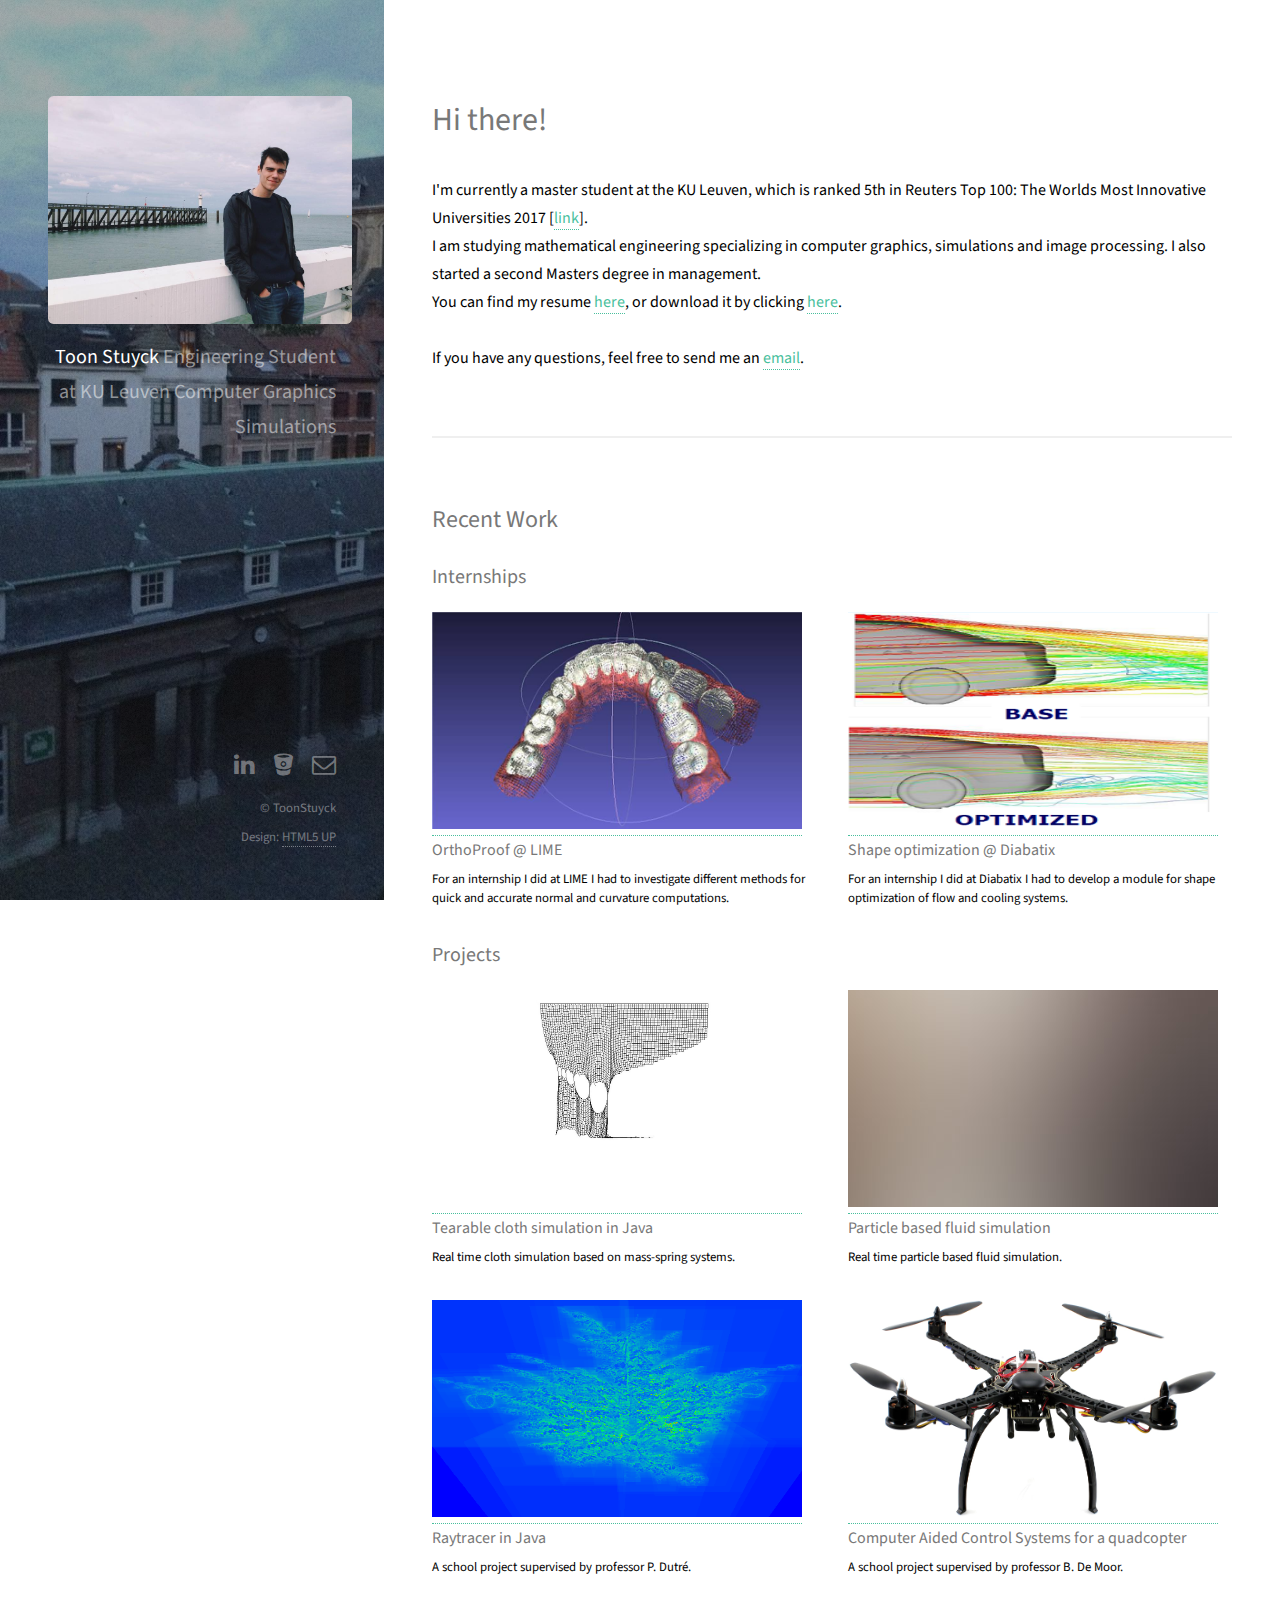
<file: index.html>
<!DOCTYPE HTML>
<!--
	Strata by HTML5 UP
	html5up.net | @ajlkn
	Free for personal and commercial use under the CCA 3.0 license (html5up.net/license)
-->
<html>
	<head>
		<title>Toon Stuyck</title>
		<meta charset="utf-8" />
		<meta name="viewport" content="width=device-width, initial-scale=1" />
		<!--[if lte IE 8]><script src="assets/js/ie/html5shiv.js"></script><![endif]-->
		<link rel="stylesheet" href="assets/css/main.css" />
		<!--[if lte IE 8]><link rel="stylesheet" href="assets/css/ie8.css" /><![endif]-->
		<script>
  (function(i,s,o,g,r,a,m){i['GoogleAnalyticsObject']=r;i[r]=i[r]||function(){
  (i[r].q=i[r].q||[]).push(arguments)},i[r].l=1*new Date();a=s.createElement(o),
  m=s.getElementsByTagName(o)[0];a.async=1;a.src=g;m.parentNode.insertBefore(a,m)
  })(window,document,'script','https://www.google-analytics.com/analytics.js','ga');

  ga('create', 'UA-97439242-1', 'auto');
  ga('send', 'pageview');

</script>
	</head>
	
	<body id="top">
		<!-- Header -->
			<header id="header">
				<div class="inner">
					<a href="#" class="image avatar "><img src="images/avatar.jpg" alt="" style="width:304px;height:228px;"/></a>
					<h1><strong>Toon Stuyck</strong> <br />
					Engineering Student at KU Leuven <br />
					Computer Graphics <br />
					Simulations</h1>
				</div>
			</header>

		<!-- Main -->
			<div id="main">

				<!-- One -->
					<section id="one">
						<header class="major">
							<h2>Hi there!</h2>
						</header>
						<p>I'm currently a master student at the KU Leuven, which is ranked 5th in Reuters Top 100: The Worlds Most Innovative Universities 2017 [<a href="http://www.reuters.com/article/us-amers-reuters-ranking-innovative-univ/reuters-top-100-the-worlds-most-innovative-universities-2017-idUSKCN1C209R" target="_blank">link</a>]. <br/>
						I am studying mathematical engineering
						specializing in computer graphics, simulations and image processing. I also started a second Masters degree in management.<br />
						You can find my resume <a href="Resume.pdf" target="_blank">here</a>, or download it by clicking <a href="Resume.pdf" download>here</a>. <br /> <br/>
						If you have any questions, feel free to send me an 
						<A HREF="mailto:toon.stuyck@student.kuleuven.be">email</A>.</p>
					</section>

				<!-- Two -->
					<section id="two">
						<h2>Recent Work</h2>
						<h3>Internships</h3>
						<div class="row">
							<article class="6u 12u$(xsmall) work-item">
								<a href="lime.html" target="_blank"><img src="images/thumbs/LIME.jpg" alt="" style="width:370px;height:217px;"/></a>
								<h3>OrthoProof @ LIME</h3>
								<p>For an internship I did at LIME I had to investigate different methods for quick and accurate normal and curvature computations.</p>
							</article>
							<article class="6u$ 12u$(xsmall) work-item">
								<a href="diabatix.html" target="_blank"><img src="images/thumbs/diabatix.png" alt="" style="width:370px;height:217px;"/></a>
								<h3>Shape optimization @ Diabatix</h3>
								<p>For an internship I did at Diabatix I had to develop a module for shape optimization of flow and cooling systems.</p>
							</article>
						</div>
						<h3>Projects</h3>
						<div class="row">
							<article class="6u 12u$(xsmall) work-item">
								<a href="cloth.html" target="_blank"><img src="images/thumbs/cloth2.jpg" alt="" style="width:370px;height:217px;"/></a>
								<h3>Tearable cloth simulation in Java</h3>
								<p>Real time cloth simulation based on mass-spring systems.</p>
							</article>
							<article class="6u$ 12u$(xsmall) work-item">
								<a href="fluid.html" target="_blank"><img src="images/thumbs/01.jpg" alt="" style="width:370px;height:217px;"/></a>
								<h3>Particle based fluid simulation</h3>
								<p>Real time particle based fluid simulation.</p>
							</article>
							
							<article class="6u 12u$(xsmall) work-item">
								<a href="cg.html" target="_blank"><img src="images/thumbs/cg.png" alt="" style="width:370px;height:217px;"/></a>
								<h3>Raytracer in Java</h3>
								<p>A school project supervised by professor P. Dutr&eacute;.</p>
							</article>
							<article class="6u$ 12u$(xsmall) work-item">
								<a href="quadcopter.html" target="_blank"><img src="images/thumbs/quadcopter.jpg" alt="" style="width:370px;height:217px;"/></a>
								<h3>Computer Aided Control Systems for a quadcopter</h3>
								<p>A school project supervised by professor B. De Moor.</p>
							</article>
						</div>
					</section>

				<!-- Three -->
	<!--				<section id="three">
						<h2>Get In Touch</h2>
						<div class="row">
							<div class="8u 12u$(small)">
								<form method="post" action="#">
									<div class="row uniform 50%">
										<div class="6u 12u$(xsmall)"><input type="text" name="name" id="name" placeholder="Name" /></div>
										<div class="6u$ 12u$(xsmall)"><input type="email" name="email" id="email" placeholder="Email" /></div>
										<div class="12u$"><textarea name="message" id="message" placeholder="Message" rows="4"></textarea></div>
									</div>
								</form>
								<ul class="actions">
									<li><input type="submit" value="Send Message" /></li>
								</ul>
							</div>
							<div class="4u$ 12u$(small)">
								<ul class="labeled-icons">
									<li>
										<h3 class="icon fa-envelope-o"><span class="label">Email</span></h3>
										<a href="#">stuyck.toon@student.kuleuven.be</a>
									</li>
								</ul>
							</div>
						</div>
					</section>

				<!-- Four -->
				<!--
					<section id="four">
						<h2>Elements</h2>

						<section>
							<h4>Text</h4>
							<p>This is <b>bold</b> and this is <strong>strong</strong>. This is <i>italic</i> and this is <em>emphasized</em>.
							This is <sup>superscript</sup> text and this is <sub>subscript</sub> text.
							This is <u>underlined</u> and this is code: <code>for (;;) { ... }</code>. Finally, <a href="#">this is a link</a>.</p>
							<hr />
							<header>
								<h4>Heading with a Subtitle</h4>
								<p>Lorem ipsum dolor sit amet nullam id egestas urna aliquam</p>
							</header>
							<p>Nunc lacinia ante nunc ac lobortis. Interdum adipiscing gravida odio porttitor sem non mi integer non faucibus ornare mi ut ante amet placerat aliquet. Volutpat eu sed ante lacinia sapien lorem accumsan varius montes viverra nibh in adipiscing blandit tempus accumsan.</p>
							<header>
								<h5>Heading with a Subtitle</h5>
								<p>Lorem ipsum dolor sit amet nullam id egestas urna aliquam</p>
							</header>
							<p>Nunc lacinia ante nunc ac lobortis. Interdum adipiscing gravida odio porttitor sem non mi integer non faucibus ornare mi ut ante amet placerat aliquet. Volutpat eu sed ante lacinia sapien lorem accumsan varius montes viverra nibh in adipiscing blandit tempus accumsan.</p>
							<hr />
							<h2>Heading Level 2</h2>
							<h3>Heading Level 3</h3>
							<h4>Heading Level 4</h4>
							<h5>Heading Level 5</h5>
							<h6>Heading Level 6</h6>
							<hr />
							<h5>Blockquote</h5>
							<blockquote>Fringilla nisl. Donec accumsan interdum nisi, quis tincidunt felis sagittis eget tempus euismod. Vestibulum ante ipsum primis in faucibus vestibulum. Blandit adipiscing eu felis iaculis volutpat ac adipiscing accumsan faucibus. Vestibulum ante ipsum primis in faucibus lorem ipsum dolor sit amet nullam adipiscing eu felis.</blockquote>
							<h5>Preformatted</h5>
							<pre><code>i = 0;

while (!deck.isInOrder()) {
print 'Iteration ' + i;
deck.shuffle();
i++;
}

print 'It took ' + i + ' iterations to sort the deck.';</code></pre>
						</section>

						<section>
							<h4>Lists</h4>
							<div class="row">
								<div class="6u 12u$(xsmall)">
									<h5>Unordered</h5>
									<ul>
										<li>Dolor pulvinar etiam magna etiam.</li>
										<li>Sagittis adipiscing lorem eleifend.</li>
										<li>Felis enim feugiat dolore viverra.</li>
									</ul>
									<h5>Alternate</h5>
									<ul class="alt">
										<li>Dolor pulvinar etiam magna etiam.</li>
										<li>Sagittis adipiscing lorem eleifend.</li>
										<li>Felis enim feugiat dolore viverra.</li>
									</ul>
								</div>
								<div class="6u$ 12u$(xsmall)">
									<h5>Ordered</h5>
									<ol>
										<li>Dolor pulvinar etiam magna etiam.</li>
										<li>Etiam vel felis at lorem sed viverra.</li>
										<li>Felis enim feugiat dolore viverra.</li>
										<li>Dolor pulvinar etiam magna etiam.</li>
										<li>Etiam vel felis at lorem sed viverra.</li>
										<li>Felis enim feugiat dolore viverra.</li>
									</ol>
									<h5>Icons</h5>
									<ul class="icons">
										<li><a href="#" class="icon fa-twitter"><span class="label">Twitter</span></a></li>
										<li><a href="#" class="icon fa-facebook"><span class="label">Facebook</span></a></li>
										<li><a href="#" class="icon fa-instagram"><span class="label">Instagram</span></a></li>
										<li><a href="#" class="icon fa-github"><span class="label">Github</span></a></li>
										<li><a href="#" class="icon fa-dribbble"><span class="label">Dribbble</span></a></li>
										<li><a href="#" class="icon fa-tumblr"><span class="label">Tumblr</span></a></li>
									</ul>
								</div>
							</div>
							<h5>Actions</h5>
							<ul class="actions">
								<li><a href="#" class="button special">Default</a></li>
								<li><a href="#" class="button">Default</a></li>
							</ul>
							<ul class="actions small">
								<li><a href="#" class="button special small">Small</a></li>
								<li><a href="#" class="button small">Small</a></li>
							</ul>
							<div class="row">
								<div class="6u 12u$(small)">
									<ul class="actions vertical">
										<li><a href="#" class="button special">Default</a></li>
										<li><a href="#" class="button">Default</a></li>
									</ul>
								</div>
								<div class="6u$ 12u$(small)">
									<ul class="actions vertical small">
										<li><a href="#" class="button special small">Small</a></li>
										<li><a href="#" class="button small">Small</a></li>
									</ul>
								</div>
								<div class="6u 12u$(small)">
									<ul class="actions vertical">
										<li><a href="#" class="button special fit">Default</a></li>
										<li><a href="#" class="button fit">Default</a></li>
									</ul>
								</div>
								<div class="6u$ 12u$(small)">
									<ul class="actions vertical small">
										<li><a href="#" class="button special small fit">Small</a></li>
										<li><a href="#" class="button small fit">Small</a></li>
									</ul>
								</div>
							</div>
						</section>

						<section>
							<h4>Table</h4>
							<h5>Default</h5>
							<div class="table-wrapper">
								<table>
									<thead>
										<tr>
											<th>Name</th>
											<th>Description</th>
											<th>Price</th>
										</tr>
									</thead>
									<tbody>
										<tr>
											<td>Item One</td>
											<td>Ante turpis integer aliquet porttitor.</td>
											<td>29.99</td>
										</tr>
										<tr>
											<td>Item Two</td>
											<td>Vis ac commodo adipiscing arcu aliquet.</td>
											<td>19.99</td>
										</tr>
										<tr>
											<td>Item Three</td>
											<td> Morbi faucibus arcu accumsan lorem.</td>
											<td>29.99</td>
										</tr>
										<tr>
											<td>Item Four</td>
											<td>Vitae integer tempus condimentum.</td>
											<td>19.99</td>
										</tr>
										<tr>
											<td>Item Five</td>
											<td>Ante turpis integer aliquet porttitor.</td>
											<td>29.99</td>
										</tr>
									</tbody>
									<tfoot>
										<tr>
											<td colspan="2"></td>
											<td>100.00</td>
										</tr>
									</tfoot>
								</table>
							</div>

							<h5>Alternate</h5>
							<div class="table-wrapper">
								<table class="alt">
									<thead>
										<tr>
											<th>Name</th>
											<th>Description</th>
											<th>Price</th>
										</tr>
									</thead>
									<tbody>
										<tr>
											<td>Item One</td>
											<td>Ante turpis integer aliquet porttitor.</td>
											<td>29.99</td>
										</tr>
										<tr>
											<td>Item Two</td>
											<td>Vis ac commodo adipiscing arcu aliquet.</td>
											<td>19.99</td>
										</tr>
										<tr>
											<td>Item Three</td>
											<td> Morbi faucibus arcu accumsan lorem.</td>
											<td>29.99</td>
										</tr>
										<tr>
											<td>Item Four</td>
											<td>Vitae integer tempus condimentum.</td>
											<td>19.99</td>
										</tr>
										<tr>
											<td>Item Five</td>
											<td>Ante turpis integer aliquet porttitor.</td>
											<td>29.99</td>
										</tr>
									</tbody>
									<tfoot>
										<tr>
											<td colspan="2"></td>
											<td>100.00</td>
										</tr>
									</tfoot>
								</table>
							</div>
						</section>

						<section>
							<h4>Buttons</h4>
							<ul class="actions">
								<li><a href="#" class="button special">Special</a></li>
								<li><a href="#" class="button">Default</a></li>
							</ul>
							<ul class="actions">
								<li><a href="#" class="button big">Big</a></li>
								<li><a href="#" class="button">Default</a></li>
								<li><a href="#" class="button small">Small</a></li>
							</ul>
							<ul class="actions fit">
								<li><a href="#" class="button special fit">Fit</a></li>
								<li><a href="#" class="button fit">Fit</a></li>
							</ul>
							<ul class="actions fit small">
								<li><a href="#" class="button special fit small">Fit + Small</a></li>
								<li><a href="#" class="button fit small">Fit + Small</a></li>
							</ul>
							<ul class="actions">
								<li><a href="#" class="button special icon fa-download">Icon</a></li>
								<li><a href="#" class="button icon fa-download">Icon</a></li>
							</ul>
							<ul class="actions">
								<li><span class="button special disabled">Special</span></li>
								<li><span class="button disabled">Default</span></li>
							</ul>
						</section>

						<section>
							<h4>Form</h4>
							<form method="post" action="#">
								<div class="row uniform 50%">
									<div class="6u 12u$(xsmall)">
										<input type="text" name="demo-name" id="demo-name" value="" placeholder="Name" />
									</div>
									<div class="6u$ 12u$(xsmall)">
										<input type="email" name="demo-email" id="demo-email" value="" placeholder="Email" />
									</div>
									<div class="12u$">
										<div class="select-wrapper">
											<select name="demo-category" id="demo-category">
												<option value="">- Category -</option>
												<option value="1">Manufacturing</option>
												<option value="1">Shipping</option>
												<option value="1">Administration</option>
												<option value="1">Human Resources</option>
											</select>
										</div>
									</div>
									<div class="4u 12u$(small)">
										<input type="radio" id="demo-priority-low" name="demo-priority" checked>
										<label for="demo-priority-low">Low Priority</label>
									</div>
									<div class="4u 12u$(small)">
										<input type="radio" id="demo-priority-normal" name="demo-priority">
										<label for="demo-priority-normal">Normal Priority</label>
									</div>
									<div class="4u$ 12u(small)">
										<input type="radio" id="demo-priority-high" name="demo-priority">
										<label for="demo-priority-high">High Priority</label>
									</div>
									<div class="6u 12u$(small)">
										<input type="checkbox" id="demo-copy" name="demo-copy">
										<label for="demo-copy">Email me a copy of this message</label>
									</div>
									<div class="6u$ 12u$(small)">
										<input type="checkbox" id="demo-human" name="demo-human" checked>
										<label for="demo-human">I am a human and not a robot</label>
									</div>
									<div class="12u$">
										<textarea name="demo-message" id="demo-message" placeholder="Enter your message" rows="6"></textarea>
									</div>
									<div class="12u$">
										<ul class="actions">
											<li><input type="submit" value="Send Message" class="special" /></li>
											<li><input type="reset" value="Reset" /></li>
										</ul>
									</div>
								</div>
							</form>
						</section>

						<section>
							<h4>Image</h4>
							<h5>Fit</h5>
							<div class="box alt">
								<div class="row 50% uniform">
									<div class="12u$"><span class="image fit"><img src="images/fulls/05.jpg" alt="" /></span></div>
									<div class="4u"><span class="image fit"><img src="images/thumbs/01.jpg" alt="" /></span></div>
									<div class="4u"><span class="image fit"><img src="images/thumbs/02.jpg" alt="" /></span></div>
									<div class="4u$"><span class="image fit"><img src="images/thumbs/03.jpg" alt="" /></span></div>
									<div class="4u"><span class="image fit"><img src="images/thumbs/04.jpg" alt="" /></span></div>
									<div class="4u"><span class="image fit"><img src="images/thumbs/05.jpg" alt="" /></span></div>
									<div class="4u$"><span class="image fit"><img src="images/thumbs/06.jpg" alt="" /></span></div>
									<div class="4u"><span class="image fit"><img src="images/thumbs/03.jpg" alt="" /></span></div>
									<div class="4u"><span class="image fit"><img src="images/thumbs/02.jpg" alt="" /></span></div>
									<div class="4u$"><span class="image fit"><img src="images/thumbs/01.jpg" alt="" /></span></div>
								</div>
							</div>
							<h5>Left &amp; Right</h5>
							<p><span class="image left"><img src="images/avatar.jpg" alt="" /></span>Fringilla nisl. Donec accumsan interdum nisi, quis tincidunt felis sagittis eget. tempus euismod. Vestibulum ante ipsum primis in faucibus vestibulum. Blandit adipiscing eu felis iaculis volutpat ac adipiscing accumsan eu faucibus. Integer ac pellentesque praesent tincidunt felis sagittis eget. tempus euismod. Vestibulum ante ipsum primis in faucibus vestibulum. Blandit adipiscing eu felis iaculis volutpat ac adipiscing accumsan eu faucibus. Integer ac pellentesque praesent. Donec accumsan interdum nisi, quis tincidunt felis sagittis eget. tempus euismod. Vestibulum ante ipsum primis in faucibus vestibulum. Blandit adipiscing eu felis iaculis volutpat ac adipiscing accumsan eu faucibus. Integer ac pellentesque praesent tincidunt felis sagittis eget. tempus euismod. Vestibulum ante ipsum primis in faucibus vestibulum. Blandit adipiscing eu felis iaculis volutpat ac adipiscing accumsan eu faucibus. Integer ac pellentesque praesent.</p>
							<p><span class="image right"><img src="images/avatar.jpg" alt="" /></span>Fringilla nisl. Donec accumsan interdum nisi, quis tincidunt felis sagittis eget. tempus euismod. Vestibulum ante ipsum primis in faucibus vestibulum. Blandit adipiscing eu felis iaculis volutpat ac adipiscing accumsan eu faucibus. Integer ac pellentesque praesent tincidunt felis sagittis eget. tempus euismod. Vestibulum ante ipsum primis in faucibus vestibulum. Blandit adipiscing eu felis iaculis volutpat ac adipiscing accumsan eu faucibus. Integer ac pellentesque praesent. Donec accumsan interdum nisi, quis tincidunt felis sagittis eget. tempus euismod. Vestibulum ante ipsum primis in faucibus vestibulum. Blandit adipiscing eu felis iaculis volutpat ac adipiscing accumsan eu faucibus. Integer ac pellentesque praesent tincidunt felis sagittis eget. tempus euismod. Vestibulum ante ipsum primis in faucibus vestibulum. Blandit adipiscing eu felis iaculis volutpat ac adipiscing accumsan eu faucibus. Integer ac pellentesque praesent.</p>
						</section>

					</section>
				-->

			</div>

		<!-- Footer -->
			<footer id="footer">
				<div class="inner">
					<ul class="icons">
						<li><a href="https://www.linkedin.com/in/toon-stuyck/" class="icon fa-linkedin"><span class="label">LinkedIn</span></a></li>
						<li><a href="#" class="icon fa-bitbucket"><span class="label">Bitbucket</span></a></li>
						<li><a href="mailto:toon.stuyck@student.kuleuven.be" class="icon fa-envelope-o"><span class="label">Email</span></a></li>
					</ul>
					<ul class="copyright">
						<li>&copy; ToonStuyck</li><li>Design: <a href="http://html5up.net">HTML5 UP</a></li>
					</ul>
				</div>
			</footer>

		<!-- Scripts -->
			<script src="assets/js/jquery.min.js"></script>
			<script src="assets/js/jquery.poptrox.min.js"></script>
			<script src="assets/js/skel.min.js"></script>
			<script src="assets/js/util.js"></script>
			<!--[if lte IE 8]><script src="assets/js/ie/respond.min.js"></script><![endif]-->
			<script src="assets/js/main.js"></script>

	</body>
</html>
</file>
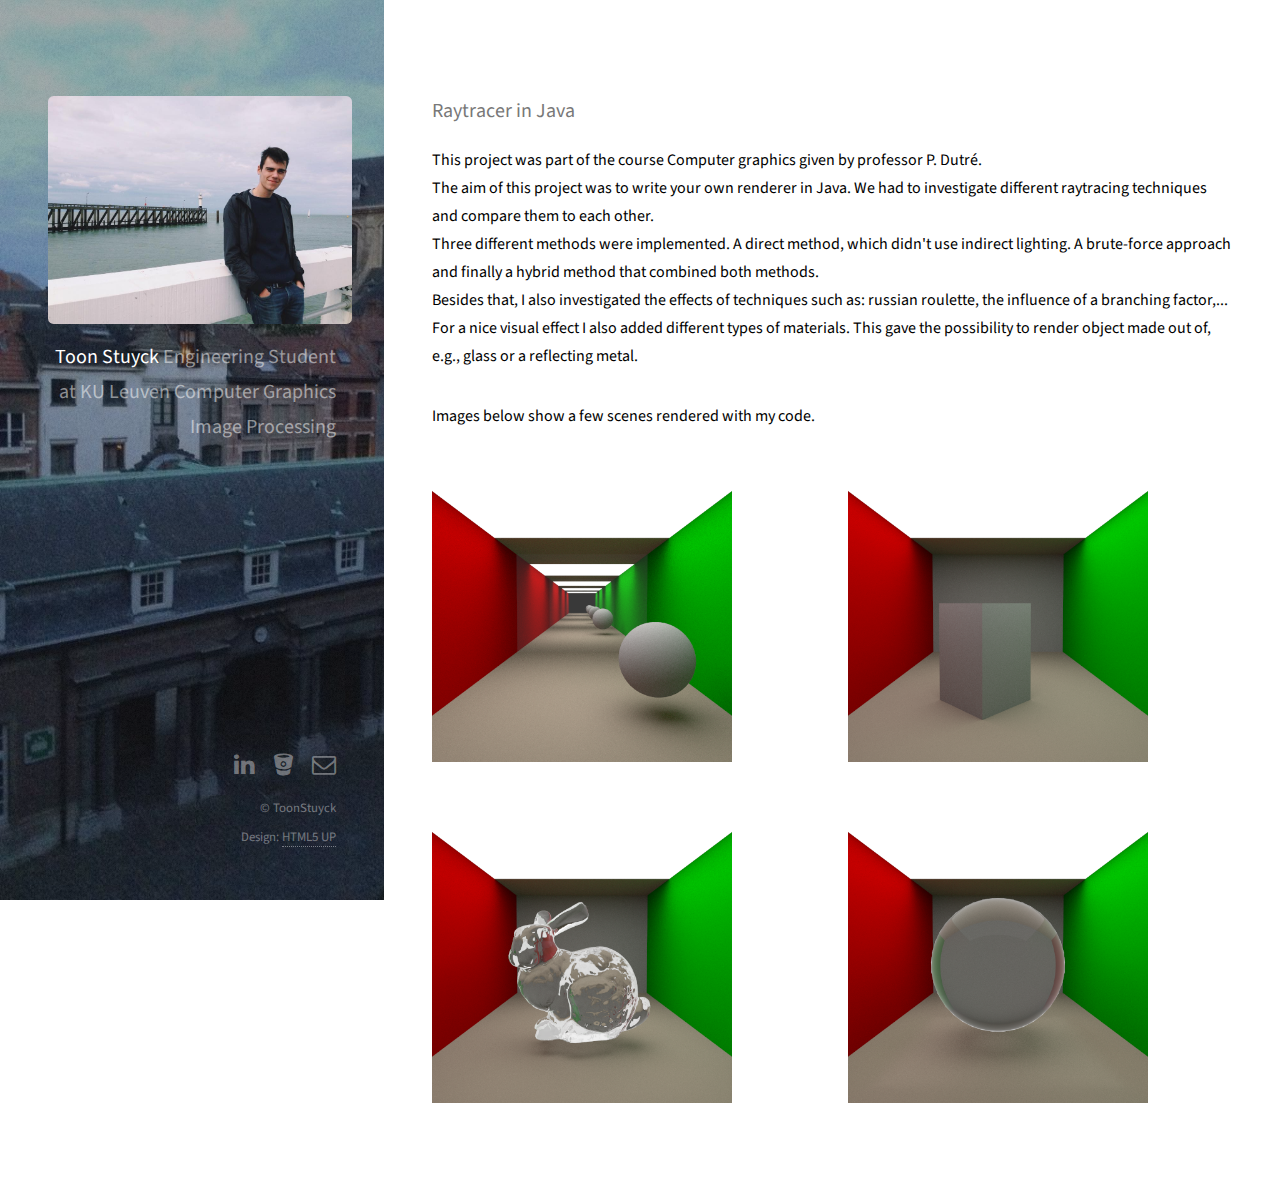
<file: cg.html>
<!DOCTYPE HTML>
<!--
	Strata by HTML5 UP
	html5up.net | @ajlkn
	Free for personal and commercial use under the CCA 3.0 license (html5up.net/license)
-->
<html>
	<head>
		<title>Raytracer</title>
		<meta charset="utf-8" />
		<meta name="viewport" content="width=device-width, initial-scale=1" />
		<!--[if lte IE 8]><script src="assets/js/ie/html5shiv.js"></script><![endif]-->
		<link rel="stylesheet" href="assets/css/main.css" />
		<!--[if lte IE 8]><link rel="stylesheet" href="assets/css/ie8.css" /><![endif]-->
		<script>
  (function(i,s,o,g,r,a,m){i['GoogleAnalyticsObject']=r;i[r]=i[r]||function(){
  (i[r].q=i[r].q||[]).push(arguments)},i[r].l=1*new Date();a=s.createElement(o),
  m=s.getElementsByTagName(o)[0];a.async=1;a.src=g;m.parentNode.insertBefore(a,m)
  })(window,document,'script','https://www.google-analytics.com/analytics.js','ga');

  ga('create', 'UA-97439242-1', 'auto');
  ga('send', 'pageview');

</script>
	</head>
	
	<body id="top">
		<!-- Header -->
			<header id="header">
				<div class="inner">
					<a href="index.html" class="image avatar "><img src="images/avatar.jpg" alt="" style="width:304px;height:228px;"/></a>
					<h1><strong>Toon Stuyck</strong> <br />
					Engineering Student at KU Leuven <br />
					Computer Graphics <br />
					Image Processing</h1>
				</div>
			</header>

		<!-- Main -->
			<div id="main">

				<!-- One -->
					<section id="one">
						<header class="major">
						<h3>Raytracer in Java </h3>
							
						</header>
						<p>This project was part of the course Computer graphics given by professor P. Dutr&eacute;. <br/>
						The aim of this project was to write your own renderer
						in Java. We had to investigate different raytracing techniques and compare them to each other. <br/>
						Three different methods were implemented. A direct method, which didn't use indirect lighting. A brute-force approach and finally a hybrid method that combined both methods. <br/>
						Besides that, I also investigated the effects of techniques such as: russian roulette, the influence of a branching factor,... <br/>
						For a nice visual effect I also added different types of materials. This gave the possibility to render object made out of, e.g., glass or a reflecting metal.
						</p>
						<p>Images below show a few scenes rendered with my code.</p>
						
						<div class ="row">
						<article class="6u 12u$(xsmall) work-item">
								<img src="images/CG/InfiniteMirror15.png" alt="" style="width:300px;height:300px;"/>
								<p></p>
						</article>
						<article class="6u$ 12u$(xsmall) work-item">
								<img src="images/CG/CornellBox.png" alt="" style="width:300px;height:300px;"/>
								<p></p>
						</article>
						</div>
						
						<div class ="row">
						<article class="6u 12u$(xsmall) work-item">
								<img src="images/CG/glassBunny.png" alt="" style="width:300px;height:300px;"/>
								<p></p>
						</article>
						<article class="6u$ 12u$(xsmall) work-item">
								<img src="images/CG/glass.png" alt="" style="width:300px;height:300px;"/>
								<p></p>
						</article>
						</div>
						
					</section>



		<!-- Footer -->
			<footer id="footer">
				<div class="inner">
					<ul class="icons">
						<li><a href="https://www.linkedin.com/in/toon-stuyck/" class="icon fa-linkedin"><span class="label">LinkedIn</span></a></li>
						<li><a href="#" class="icon fa-bitbucket"><span class="label">Bitbucket</span></a></li>
						<li><a href="mailto:toon.stuyck@student.kuleuven.be" class="icon fa-envelope-o"><span class="label">Email</span></a></li>
					</ul>
					<ul class="copyright">
						<li>&copy; ToonStuyck</li><li>Design: <a href="http://html5up.net">HTML5 UP</a></li>
					</ul>
				</div>
			</footer>

		<!-- Scripts -->
			<script src="assets/js/jquery.min.js"></script>
			<script src="assets/js/jquery.poptrox.min.js"></script>
			<script src="assets/js/skel.min.js"></script>
			<script src="assets/js/util.js"></script>
			<!--[if lte IE 8]><script src="assets/js/ie/respond.min.js"></script><![endif]-->
			<script src="assets/js/main.js"></script>

	</body>
</html>
</file>
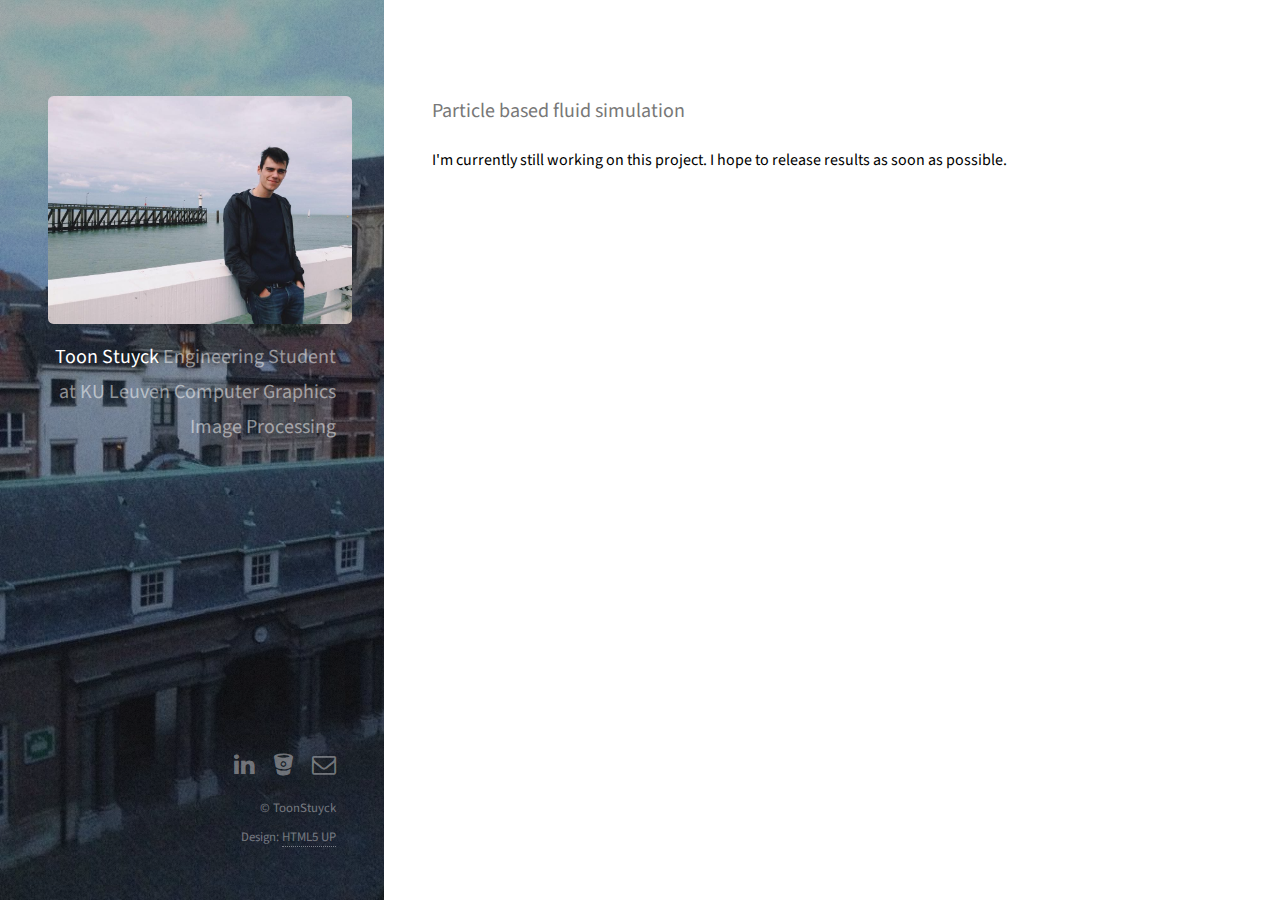
<file: fluid.html>
<!DOCTYPE HTML>
<!--
	Strata by HTML5 UP
	html5up.net | @ajlkn
	Free for personal and commercial use under the CCA 3.0 license (html5up.net/license)
-->
<html>
	<head>
		<title>Fluid</title>
		<meta charset="utf-8" />
		<meta name="viewport" content="width=device-width, initial-scale=1" />
		<!--[if lte IE 8]><script src="assets/js/ie/html5shiv.js"></script><![endif]-->
		<link rel="stylesheet" href="assets/css/main.css" />
		<!--[if lte IE 8]><link rel="stylesheet" href="assets/css/ie8.css" /><![endif]-->
		<script>
  (function(i,s,o,g,r,a,m){i['GoogleAnalyticsObject']=r;i[r]=i[r]||function(){
  (i[r].q=i[r].q||[]).push(arguments)},i[r].l=1*new Date();a=s.createElement(o),
  m=s.getElementsByTagName(o)[0];a.async=1;a.src=g;m.parentNode.insertBefore(a,m)
  })(window,document,'script','https://www.google-analytics.com/analytics.js','ga');

  ga('create', 'UA-97439242-1', 'auto');
  ga('send', 'pageview');

</script>
	</head>
	
	<body id="top">
		<!-- Header -->
			<header id="header">
				<div class="inner">
					<a href="index.html" class="image avatar "><img src="images/avatar.jpg" alt="" style="width:304px;height:228px;"/></a>
					<h1><strong>Toon Stuyck</strong> <br />
					Engineering Student at KU Leuven <br />
					Computer Graphics <br />
					Image Processing</h1>
				</div>
			</header>

		<!-- Main -->
			<div id="main">

				<!-- One -->
					<section id="one">
						<header class="major">
						<h3>Particle based fluid simulation </h3>
							
						</header>
						<p>I'm currently still working on this project. I hope to release results as soon as possible.
						
					</section>



		<!-- Footer -->
			<footer id="footer">
				<div class="inner">
					<ul class="icons">
						<li><a href="https://www.linkedin.com/in/toon-stuyck/" class="icon fa-linkedin"><span class="label">LinkedIn</span></a></li>
						<li><a href="#" class="icon fa-bitbucket"><span class="label">Bitbucket</span></a></li>
						<li><a href="mailto:toon.stuyck@student.kuleuven.be" class="icon fa-envelope-o"><span class="label">Email</span></a></li>
					</ul>
					<ul class="copyright">
						<li>&copy; ToonStuyck</li><li>Design: <a href="http://html5up.net">HTML5 UP</a></li>
					</ul>
				</div>
			</footer>

		<!-- Scripts -->
			<script src="assets/js/jquery.min.js"></script>
			<script src="assets/js/jquery.poptrox.min.js"></script>
			<script src="assets/js/skel.min.js"></script>
			<script src="assets/js/util.js"></script>
			<!--[if lte IE 8]><script src="assets/js/ie/respond.min.js"></script><![endif]-->
			<script src="assets/js/main.js"></script>

	</body>
</html>
</file>
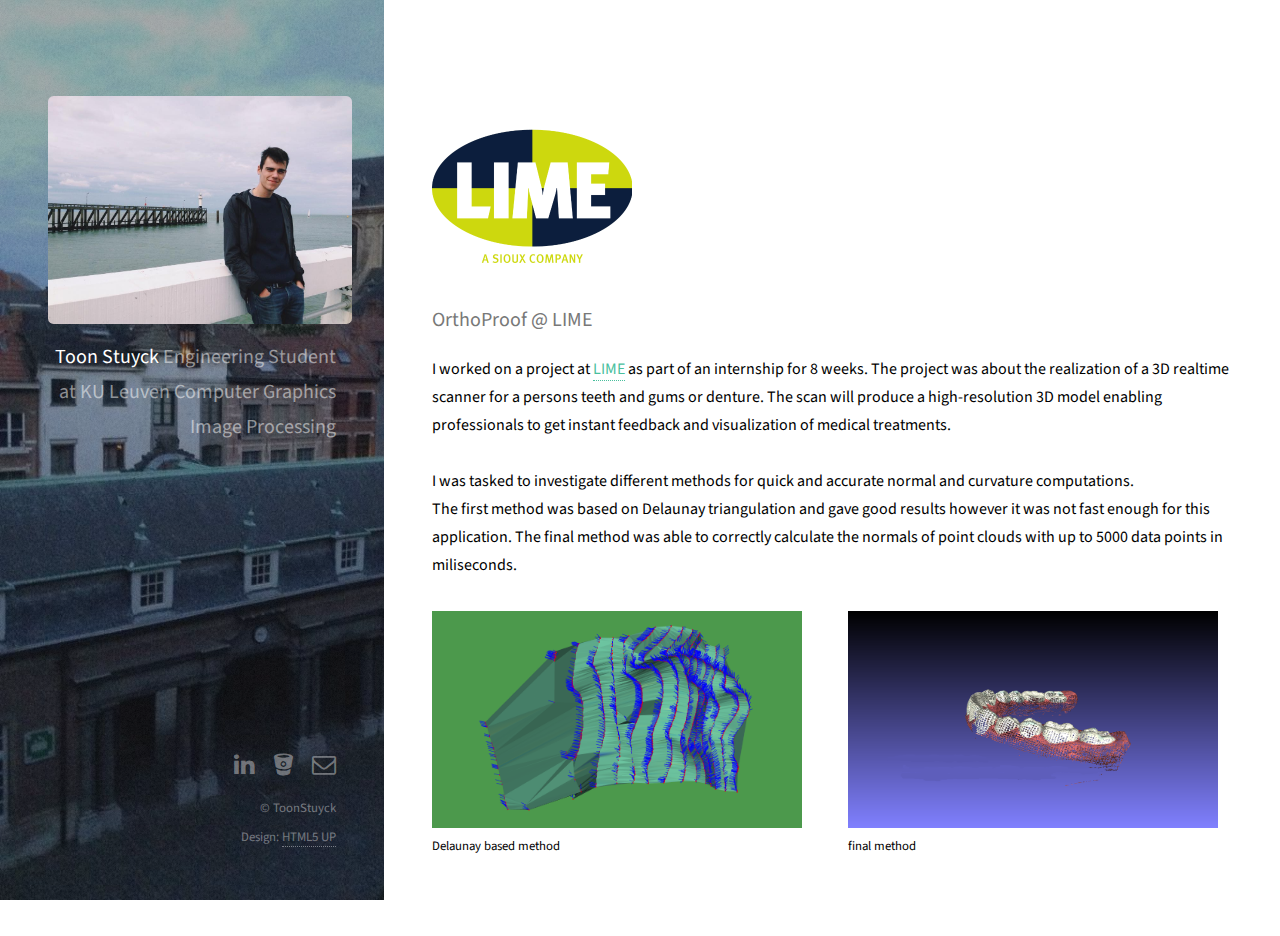
<file: lime.html>
<!DOCTYPE HTML>
<!--
	Strata by HTML5 UP
	html5up.net | @ajlkn
	Free for personal and commercial use under the CCA 3.0 license (html5up.net/license)
-->
<html>
	<head>
		<title>OrthoProof</title>
		<meta charset="utf-8" />
		<meta name="viewport" content="width=device-width, initial-scale=1" />
		<!--[if lte IE 8]><script src="assets/js/ie/html5shiv.js"></script><![endif]-->
		<link rel="stylesheet" href="assets/css/main.css" />
		<!--[if lte IE 8]><link rel="stylesheet" href="assets/css/ie8.css" /><![endif]-->
		<script>
  (function(i,s,o,g,r,a,m){i['GoogleAnalyticsObject']=r;i[r]=i[r]||function(){
  (i[r].q=i[r].q||[]).push(arguments)},i[r].l=1*new Date();a=s.createElement(o),
  m=s.getElementsByTagName(o)[0];a.async=1;a.src=g;m.parentNode.insertBefore(a,m)
  })(window,document,'script','https://www.google-analytics.com/analytics.js','ga');

  ga('create', 'UA-97439242-1', 'auto');
  ga('send', 'pageview');

</script>
	</head>
	
	<body id="top">
	
		<!-- Header -->
			<header id="header">
				<div class="inner">
					<a href="index.html" class="image avatar "><img src="images/avatar.jpg" alt="" style="width:304px;height:228px;"/></a>
					<h1><strong>Toon Stuyck</strong> <br />
					Engineering Student at KU Leuven <br />
					Computer Graphics <br />
					Image Processing</h1>
				</div>
			</header>

		<!-- Main -->
			<div id="main">

				<!-- One -->
					<section id="one">
						<header class="major">
						<img src="images/LIME/logo.png" alt="" /><h3>OrthoProof @ LIME </h3>
							
						</header>
						<p>I worked on a project at <a href="http://www.limebv.nl/?language=en" target="_blank">LIME</a> as part of an internship for 8 weeks.
						The project was about the realization of a 3D realtime scanner for a persons teeth and gums or denture. 
						The scan will produce a high-resolution 3D model enabling professionals to get instant feedback and visualization of medical treatments.
						<br />
						<br />
						I was tasked to investigate different methods for quick and accurate normal and curvature computations.<br />
						The first method was based on Delaunay triangulation and gave good results however it was not fast enough for this application.
						The final method was able to correctly calculate the normals of point clouds with up to 5000 data points in miliseconds.
						</p>
						
						<div class ="row">
						<article class="6u 12u$(xsmall) work-item">
								<img src="images/LIME/delaunayNormal.png" alt="" style="width:370px;height:217px;"/>
								<p>Delaunay based method</p>
						</article>
						<article class="6u$ 12u$(xsmall) work-item">
								<img src="images/LIME/method.png" alt="" style="width:370px;height:217px;"/>
								<p>final method</p>
						</article>
						</div>
					</section>



		<!-- Footer -->
			<footer id="footer">
				<div class="inner">
					<ul class="icons">
						<li><a href="https://www.linkedin.com/in/toon-stuyck/" class="icon fa-linkedin"><span class="label">LinkedIn</span></a></li>
						<li><a href="#" class="icon fa-bitbucket"><span class="label">Bitbucket</span></a></li>
						<li><a href="mailto:toon.stuyck@student.kuleuven.be" class="icon fa-envelope-o"><span class="label">Email</span></a></li>
					</ul>
					<ul class="copyright">
						<li>&copy; ToonStuyck</li><li>Design: <a href="http://html5up.net">HTML5 UP</a></li>
					</ul>
				</div>
			</footer>

		<!-- Scripts -->
			<script src="assets/js/jquery.min.js"></script>
			<script src="assets/js/jquery.poptrox.min.js"></script>
			<script src="assets/js/skel.min.js"></script>
			<script src="assets/js/util.js"></script>
			<!--[if lte IE 8]><script src="assets/js/ie/respond.min.js"></script><![endif]-->
			<script src="assets/js/main.js"></script>

	</body>
</html>
</file>
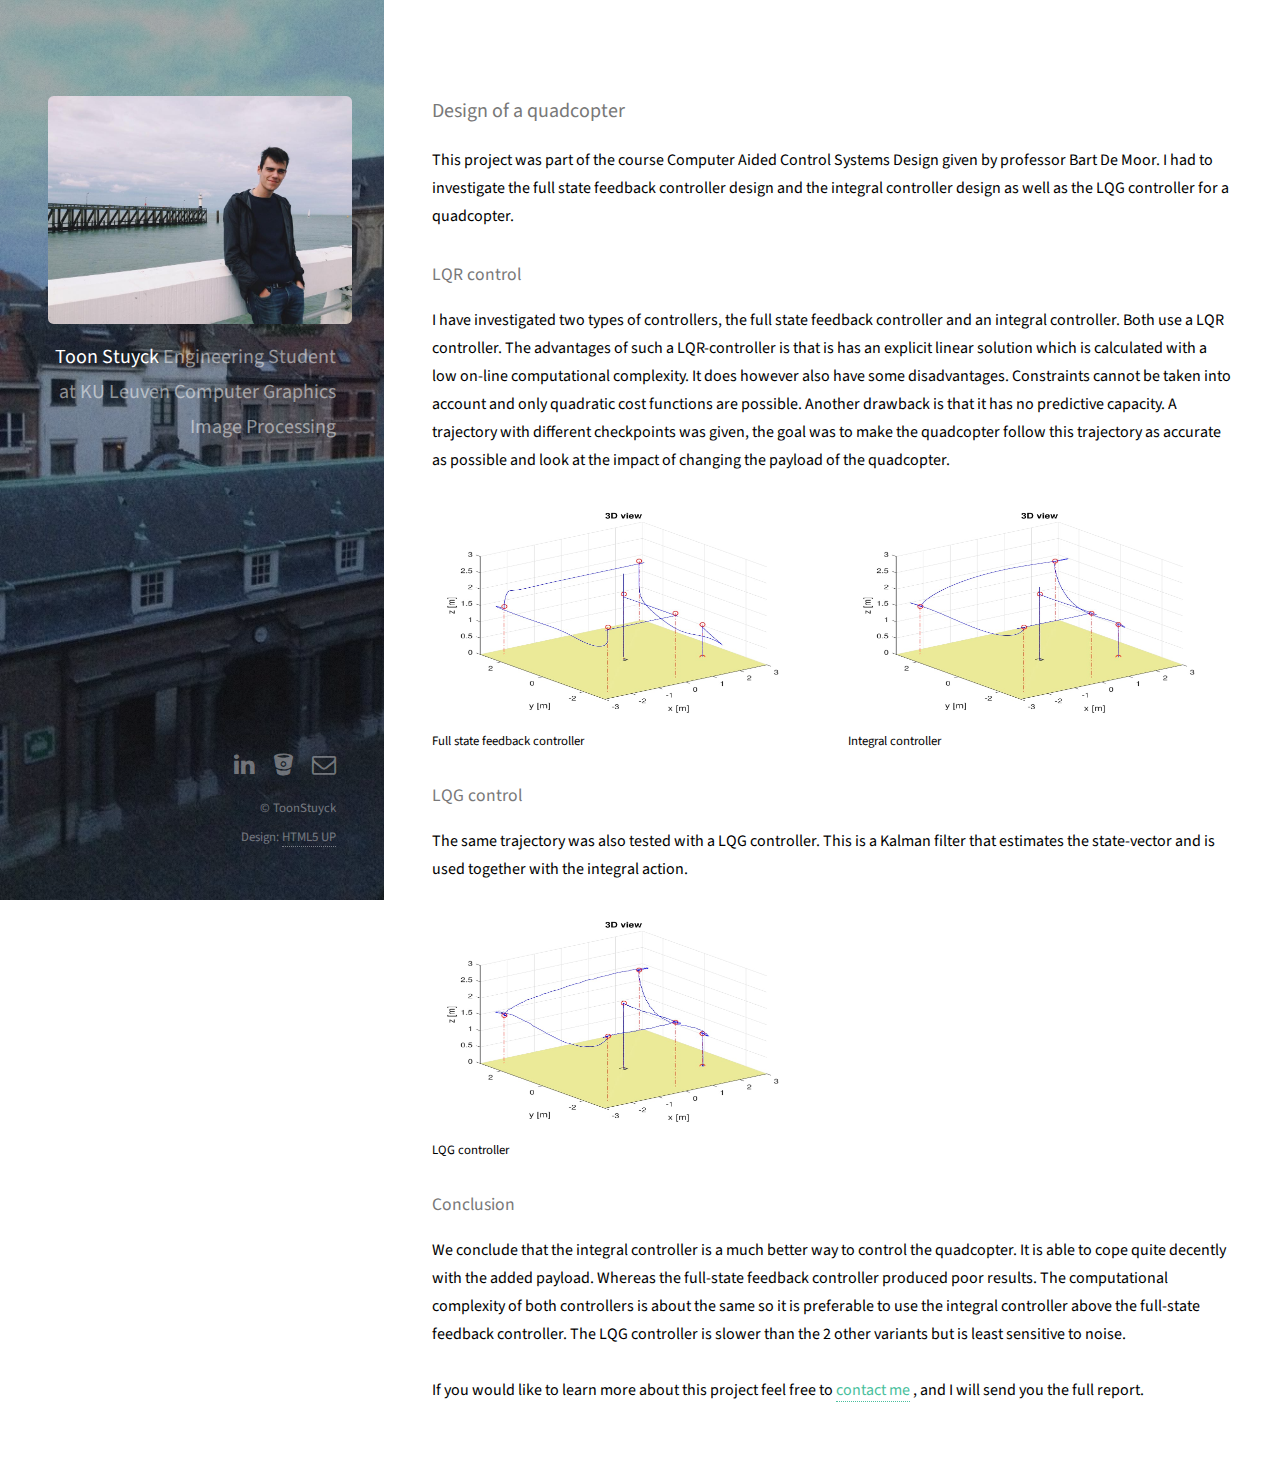
<file: quadcopter.html>
<!DOCTYPE HTML>
<!--
	Strata by HTML5 UP
	html5up.net | @ajlkn
	Free for personal and commercial use under the CCA 3.0 license (html5up.net/license)
-->
<html>
	<head>
		<title>Quadcopter</title>
		<meta charset="utf-8" />
		<meta name="viewport" content="width=device-width, initial-scale=1" />
		<!--[if lte IE 8]><script src="assets/js/ie/html5shiv.js"></script><![endif]-->
		<link rel="stylesheet" href="assets/css/main.css" />
		<!--[if lte IE 8]><link rel="stylesheet" href="assets/css/ie8.css" /><![endif]-->
		<script>
  (function(i,s,o,g,r,a,m){i['GoogleAnalyticsObject']=r;i[r]=i[r]||function(){
  (i[r].q=i[r].q||[]).push(arguments)},i[r].l=1*new Date();a=s.createElement(o),
  m=s.getElementsByTagName(o)[0];a.async=1;a.src=g;m.parentNode.insertBefore(a,m)
  })(window,document,'script','https://www.google-analytics.com/analytics.js','ga');

  ga('create', 'UA-97439242-1', 'auto');
  ga('send', 'pageview');

</script>
		
	</head>
	
	<body id="top">
		<!-- Header -->
			<header id="header">
				<div class="inner">
					<a href="index.html" class="image avatar "><img src="images/avatar.jpg" alt="" style="width:304px;height:228px;"/></a>
					<h1><strong>Toon Stuyck</strong> <br />
					Engineering Student at KU Leuven <br />
					Computer Graphics <br />
					Image Processing</h1>
				</div>
			</header>

		<!-- Main -->
			<div id="main">

				<!-- One -->
					<section id="one">
						<header class="major">
						<h3>Design of a quadcopter </h3>
							
						</header>
						<p>This project was part of the course Computer Aided Control Systems Design given by professor Bart De Moor.
						I had to investigate the full state feedback controller design and the integral controller design as well as
						the LQG controller for a quadcopter.</p>
						
						<h4>LQR control</h4>
						<p>I have investigated two types of controllers, the full state feedback controller and an integral controller.
						Both use a LQR controller. The advantages of such a LQR-controller is that is has an explicit 
						linear solution which is calculated with a low on-line computational complexity.
						It does however also have some disadvantages. Constraints cannot be taken into account and only quadratic cost
						functions are possible. Another drawback is that it has no predictive capacity. A trajectory with different checkpoints
						was given, the goal was to make the quadcopter follow this trajectory as accurate as possible and look at the impact
						of changing the payload of the quadcopter.</p>
						
						<div class ="row">
						<article class="6u 12u$(xsmall) work-item">
								<img src="images/copter/fullss.jpg" alt="" style="width:370px;height:217px;"/>
								<p>Full state feedback controller</p>
						</article>
						<article class="6u$ 12u$(xsmall) work-item">
								<img src="images/copter/intss.jpg" alt="" style="width:370px;height:217px;"/>
								<p>Integral controller</p>
						</article>
						</div>
						
						<h4>LQG control</h4>
						<p>The same trajectory was also tested with a LQG controller. This is a Kalman filter that estimates
						the state-vector and is used together with the integral action.</p>
						
						<article class="6u 12u$(xsmall) work-item">
								<img src="images/copter/lqg3d.jpg" alt="" style="width:370px;height:217px;"/>
								<p>LQG controller</p>
						</article>
						
						<h4>Conclusion</h4>
						<p>We conclude that the integral controller is a much better way to control the quadcopter.
						It is able to cope quite decently with the added payload. Whereas the full-state feedback 
						controller produced poor results. The computational complexity of both controllers is about 
						the same so it is preferable to use the integral controller above the full-state feedback controller.
						The LQG controller is slower than the 2 other variants but is least sensitive to noise. <br/> <br/>
						If you would like to learn more about this project feel free to <A HREF="mailto:toon.stuyck@student.kuleuven.be">contact me</A>
						, and I will send you the full report.</p>
					</section>



		<!-- Footer -->
			<footer id="footer">
				<div class="inner">
					<ul class="icons">
						<li><a href="https://www.linkedin.com/in/toon-stuyck/" class="icon fa-linkedin"><span class="label">LinkedIn</span></a></li>
						<li><a href="#" class="icon fa-bitbucket"><span class="label">Bitbucket</span></a></li>
						<li><a href="mailto:toon.stuyck@student.kuleuven.be" class="icon fa-envelope-o"><span class="label">Email</span></a></li>
					</ul>
					<ul class="copyright">
						<li>&copy; ToonStuyck</li><li>Design: <a href="http://html5up.net">HTML5 UP</a></li>
					</ul>
				</div>
			</footer>

		<!-- Scripts -->
			<script src="assets/js/jquery.min.js"></script>
			<script src="assets/js/jquery.poptrox.min.js"></script>
			<script src="assets/js/skel.min.js"></script>
			<script src="assets/js/util.js"></script>
			<!--[if lte IE 8]><script src="assets/js/ie/respond.min.js"></script><![endif]-->
			<script src="assets/js/main.js"></script>

	</body>
</html>
</file>
<file: assets/css/main.css>
@import url("font-awesome.min.css");
@import url("https://fonts.googleapis.com/css?family=Source+Sans+Pro:400,400italic");

/*
	Strata by HTML5 UP
	html5up.net | @ajlkn
	Free for personal and commercial use under the CCA 3.0 license (html5up.net/license)
*/

/* Reset */

	html, body, div, span, applet, object, iframe, h1, h2, h3, h4, h5, h6, p, blockquote, pre, a, abbr, acronym, address, big, cite, code, del, dfn, em, img, ins, kbd, q, s, samp, small, strike, strong, sub, sup, tt, var, b, u, i, center, dl, dt, dd, ol, ul, li, fieldset, form, label, legend, table, caption, tbody, tfoot, thead, tr, th, td, article, aside, canvas, details, embed, figure, figcaption, footer, header, hgroup, menu, nav, output, ruby, section, summary, time, mark, audio, video {
		margin: 0;
		padding: 0;
		border: 0;
		font-size: 100%;
		font: inherit;
		vertical-align: baseline;
	}

	article, aside, details, figcaption, figure, footer, header, hgroup, menu, nav, section {
		display: block;
	}

	body {
		line-height: 1;
	}

	ol, ul {
		list-style: none;
	}

	blockquote, q {
		quotes: none;
	}

	blockquote:before, blockquote:after, q:before, q:after {
		content: '';
		content: none;
	}

	table {
		border-collapse: collapse;
		border-spacing: 0;
	}

	body {
		-webkit-text-size-adjust: none;
	}

/* Box Model */

	*, *:before, *:after {
		-moz-box-sizing: border-box;
		-webkit-box-sizing: border-box;
		box-sizing: border-box;
	}

/* Containers */

	.container {
		margin-left: auto;
		margin-right: auto;
	}

	.container.\31 25\25 {
		width: 100%;
		max-width: 1200px;
		min-width: 960px;
	}

	.container.\37 5\25 {
		width: 720px;
	}

	.container.\35 0\25 {
		width: 480px;
	}

	.container.\32 5\25 {
		width: 240px;
	}

	.container {
		width: 960px;
	}

	@media screen and (max-width: 1800px) {

		.container.\31 25\25 {
			width: 100%;
			max-width: 1200px;
			min-width: 960px;
		}

		.container.\37 5\25 {
			width: 720px;
		}

		.container.\35 0\25 {
			width: 480px;
		}

		.container.\32 5\25 {
			width: 240px;
		}

		.container {
			width: 960px;
		}

	}

	@media screen and (max-width: 1280px) {

		.container.\31 25\25 {
			width: 100%;
			max-width: 1200px;
			min-width: 960px;
		}

		.container.\37 5\25 {
			width: 720px;
		}

		.container.\35 0\25 {
			width: 480px;
		}

		.container.\32 5\25 {
			width: 240px;
		}

		.container {
			width: 960px;
		}

	}

	@media screen and (max-width: 980px) {

		.container.\31 25\25 {
			width: 100%;
			max-width: 1200px;
			min-width: 960px;
		}

		.container.\37 5\25 {
			width: 720px;
		}

		.container.\35 0\25 {
			width: 480px;
		}

		.container.\32 5\25 {
			width: 240px;
		}

		.container {
			width: 960px;
		}

	}

	@media screen and (max-width: 736px) {

		.container.\31 25\25 {
			width: 100%;
			max-width: 1200px;
			min-width: 960px;
		}

		.container.\37 5\25 {
			width: 720px;
		}

		.container.\35 0\25 {
			width: 480px;
		}

		.container.\32 5\25 {
			width: 240px;
		}

		.container {
			width: 960px;
		}

	}

	@media screen and (max-width: 480px) {

		.container.\31 25\25 {
			width: 100%;
			max-width: 1200px;
			min-width: 960px;
		}

		.container.\37 5\25 {
			width: 720px;
		}

		.container.\35 0\25 {
			width: 480px;
		}

		.container.\32 5\25 {
			width: 240px;
		}

		.container {
			width: 960px;
		}

	}

/* Grid */

	.row {
		border-bottom: solid 1px transparent;
		-moz-box-sizing: border-box;
		-webkit-box-sizing: border-box;
		box-sizing: border-box;
	}

	.row > * {
		float: left;
		-moz-box-sizing: border-box;
		-webkit-box-sizing: border-box;
		box-sizing: border-box;
	}

	.row:after, .row:before {
		content: '';
		display: block;
		clear: both;
		height: 0;
	}

	.row.uniform > * > :first-child {
		margin-top: 0;
	}

	.row.uniform > * > :last-child {
		margin-bottom: 0;
	}

	.row.\30 \25 > * {
		padding: 0 0 0 0em;
	}

	.row.\30 \25 {
		margin: 0 0 -1px 0em;
	}

	.row.uniform.\30 \25 > * {
		padding: 0em 0 0 0em;
	}

	.row.uniform.\30 \25 {
		margin: 0em 0 -1px 0em;
	}

	.row > * {
		padding: 0 0 0 2.5em;
	}

	.row {
		margin: 0 0 -1px -2.5em;
	}

	.row.uniform > * {
		padding: 2.5em 0 0 2.5em;
	}

	.row.uniform {
		margin: -2.5em 0 -1px -2.5em;
	}

	.row.\32 00\25 > * {
		padding: 0 0 0 5em;
	}

	.row.\32 00\25 {
		margin: 0 0 -1px -5em;
	}

	.row.uniform.\32 00\25 > * {
		padding: 5em 0 0 5em;
	}

	.row.uniform.\32 00\25 {
		margin: -5em 0 -1px -5em;
	}

	.row.\31 50\25 > * {
		padding: 0 0 0 3.75em;
	}

	.row.\31 50\25 {
		margin: 0 0 -1px -3.75em;
	}

	.row.uniform.\31 50\25 > * {
		padding: 3.75em 0 0 3.75em;
	}

	.row.uniform.\31 50\25 {
		margin: -3.75em 0 -1px -3.75em;
	}

	.row.\35 0\25 > * {
		padding: 0 0 0 1.25em;
	}

	.row.\35 0\25 {
		margin: 0 0 -1px -1.25em;
	}

	.row.uniform.\35 0\25 > * {
		padding: 1.25em 0 0 1.25em;
	}

	.row.uniform.\35 0\25 {
		margin: -1.25em 0 -1px -1.25em;
	}

	.row.\32 5\25 > * {
		padding: 0 0 0 0.625em;
	}

	.row.\32 5\25 {
		margin: 0 0 -1px -0.625em;
	}

	.row.uniform.\32 5\25 > * {
		padding: 0.625em 0 0 0.625em;
	}

	.row.uniform.\32 5\25 {
		margin: -0.625em 0 -1px -0.625em;
	}

	.\31 2u, .\31 2u\24 {
		width: 100%;
		clear: none;
		margin-left: 0;
	}

	.\31 1u, .\31 1u\24 {
		width: 91.6666666667%;
		clear: none;
		margin-left: 0;
	}

	.\31 0u, .\31 0u\24 {
		width: 83.3333333333%;
		clear: none;
		margin-left: 0;
	}

	.\39 u, .\39 u\24 {
		width: 75%;
		clear: none;
		margin-left: 0;
	}

	.\38 u, .\38 u\24 {
		width: 66.6666666667%;
		clear: none;
		margin-left: 0;
	}

	.\37 u, .\37 u\24 {
		width: 58.3333333333%;
		clear: none;
		margin-left: 0;
	}

	.\36 u, .\36 u\24 {
		width: 50%;
		clear: none;
		margin-left: 0;
	}

	.\35 u, .\35 u\24 {
		width: 41.6666666667%;
		clear: none;
		margin-left: 0;
	}

	.\34 u, .\34 u\24 {
		width: 33.3333333333%;
		clear: none;
		margin-left: 0;
	}

	.\33 u, .\33 u\24 {
		width: 25%;
		clear: none;
		margin-left: 0;
	}

	.\32 u, .\32 u\24 {
		width: 16.6666666667%;
		clear: none;
		margin-left: 0;
	}

	.\31 u, .\31 u\24 {
		width: 8.3333333333%;
		clear: none;
		margin-left: 0;
	}

	.\31 2u\24 + *,
	.\31 1u\24 + *,
	.\31 0u\24 + *,
	.\39 u\24 + *,
	.\38 u\24 + *,
	.\37 u\24 + *,
	.\36 u\24 + *,
	.\35 u\24 + *,
	.\34 u\24 + *,
	.\33 u\24 + *,
	.\32 u\24 + *,
	.\31 u\24 + * {
		clear: left;
	}

	.\-11u {
		margin-left: 91.66667%;
	}

	.\-10u {
		margin-left: 83.33333%;
	}

	.\-9u {
		margin-left: 75%;
	}

	.\-8u {
		margin-left: 66.66667%;
	}

	.\-7u {
		margin-left: 58.33333%;
	}

	.\-6u {
		margin-left: 50%;
	}

	.\-5u {
		margin-left: 41.66667%;
	}

	.\-4u {
		margin-left: 33.33333%;
	}

	.\-3u {
		margin-left: 25%;
	}

	.\-2u {
		margin-left: 16.66667%;
	}

	.\-1u {
		margin-left: 8.33333%;
	}

	@media screen and (max-width: 1800px) {

		.row > * {
			padding: 0 0 0 2.5em;
		}

		.row {
			margin: 0 0 -1px -2.5em;
		}

		.row.uniform > * {
			padding: 2.5em 0 0 2.5em;
		}

		.row.uniform {
			margin: -2.5em 0 -1px -2.5em;
		}

		.row.\32 00\25 > * {
			padding: 0 0 0 5em;
		}

		.row.\32 00\25 {
			margin: 0 0 -1px -5em;
		}

		.row.uniform.\32 00\25 > * {
			padding: 5em 0 0 5em;
		}

		.row.uniform.\32 00\25 {
			margin: -5em 0 -1px -5em;
		}

		.row.\31 50\25 > * {
			padding: 0 0 0 3.75em;
		}

		.row.\31 50\25 {
			margin: 0 0 -1px -3.75em;
		}

		.row.uniform.\31 50\25 > * {
			padding: 3.75em 0 0 3.75em;
		}

		.row.uniform.\31 50\25 {
			margin: -3.75em 0 -1px -3.75em;
		}

		.row.\35 0\25 > * {
			padding: 0 0 0 1.25em;
		}

		.row.\35 0\25 {
			margin: 0 0 -1px -1.25em;
		}

		.row.uniform.\35 0\25 > * {
			padding: 1.25em 0 0 1.25em;
		}

		.row.uniform.\35 0\25 {
			margin: -1.25em 0 -1px -1.25em;
		}

		.row.\32 5\25 > * {
			padding: 0 0 0 0.625em;
		}

		.row.\32 5\25 {
			margin: 0 0 -1px -0.625em;
		}

		.row.uniform.\32 5\25 > * {
			padding: 0.625em 0 0 0.625em;
		}

		.row.uniform.\32 5\25 {
			margin: -0.625em 0 -1px -0.625em;
		}

		.\31 2u\28xlarge\29, .\31 2u\24\28xlarge\29 {
			width: 100%;
			clear: none;
			margin-left: 0;
		}

		.\31 1u\28xlarge\29, .\31 1u\24\28xlarge\29 {
			width: 91.6666666667%;
			clear: none;
			margin-left: 0;
		}

		.\31 0u\28xlarge\29, .\31 0u\24\28xlarge\29 {
			width: 83.3333333333%;
			clear: none;
			margin-left: 0;
		}

		.\39 u\28xlarge\29, .\39 u\24\28xlarge\29 {
			width: 75%;
			clear: none;
			margin-left: 0;
		}

		.\38 u\28xlarge\29, .\38 u\24\28xlarge\29 {
			width: 66.6666666667%;
			clear: none;
			margin-left: 0;
		}

		.\37 u\28xlarge\29, .\37 u\24\28xlarge\29 {
			width: 58.3333333333%;
			clear: none;
			margin-left: 0;
		}

		.\36 u\28xlarge\29, .\36 u\24\28xlarge\29 {
			width: 50%;
			clear: none;
			margin-left: 0;
		}

		.\35 u\28xlarge\29, .\35 u\24\28xlarge\29 {
			width: 41.6666666667%;
			clear: none;
			margin-left: 0;
		}

		.\34 u\28xlarge\29, .\34 u\24\28xlarge\29 {
			width: 33.3333333333%;
			clear: none;
			margin-left: 0;
		}

		.\33 u\28xlarge\29, .\33 u\24\28xlarge\29 {
			width: 25%;
			clear: none;
			margin-left: 0;
		}

		.\32 u\28xlarge\29, .\32 u\24\28xlarge\29 {
			width: 16.6666666667%;
			clear: none;
			margin-left: 0;
		}

		.\31 u\28xlarge\29, .\31 u\24\28xlarge\29 {
			width: 8.3333333333%;
			clear: none;
			margin-left: 0;
		}

		.\31 2u\24\28xlarge\29 + *,
		.\31 1u\24\28xlarge\29 + *,
		.\31 0u\24\28xlarge\29 + *,
		.\39 u\24\28xlarge\29 + *,
		.\38 u\24\28xlarge\29 + *,
		.\37 u\24\28xlarge\29 + *,
		.\36 u\24\28xlarge\29 + *,
		.\35 u\24\28xlarge\29 + *,
		.\34 u\24\28xlarge\29 + *,
		.\33 u\24\28xlarge\29 + *,
		.\32 u\24\28xlarge\29 + *,
		.\31 u\24\28xlarge\29 + * {
			clear: left;
		}

		.\-11u\28xlarge\29 {
			margin-left: 91.66667%;
		}

		.\-10u\28xlarge\29 {
			margin-left: 83.33333%;
		}

		.\-9u\28xlarge\29 {
			margin-left: 75%;
		}

		.\-8u\28xlarge\29 {
			margin-left: 66.66667%;
		}

		.\-7u\28xlarge\29 {
			margin-left: 58.33333%;
		}

		.\-6u\28xlarge\29 {
			margin-left: 50%;
		}

		.\-5u\28xlarge\29 {
			margin-left: 41.66667%;
		}

		.\-4u\28xlarge\29 {
			margin-left: 33.33333%;
		}

		.\-3u\28xlarge\29 {
			margin-left: 25%;
		}

		.\-2u\28xlarge\29 {
			margin-left: 16.66667%;
		}

		.\-1u\28xlarge\29 {
			margin-left: 8.33333%;
		}

	}

	@media screen and (max-width: 1280px) {

		.row > * {
			padding: 0 0 0 2em;
		}

		.row {
			margin: 0 0 -1px -2em;
		}

		.row.uniform > * {
			padding: 2em 0 0 2em;
		}

		.row.uniform {
			margin: -2em 0 -1px -2em;
		}

		.row.\32 00\25 > * {
			padding: 0 0 0 4em;
		}

		.row.\32 00\25 {
			margin: 0 0 -1px -4em;
		}

		.row.uniform.\32 00\25 > * {
			padding: 4em 0 0 4em;
		}

		.row.uniform.\32 00\25 {
			margin: -4em 0 -1px -4em;
		}

		.row.\31 50\25 > * {
			padding: 0 0 0 3em;
		}

		.row.\31 50\25 {
			margin: 0 0 -1px -3em;
		}

		.row.uniform.\31 50\25 > * {
			padding: 3em 0 0 3em;
		}

		.row.uniform.\31 50\25 {
			margin: -3em 0 -1px -3em;
		}

		.row.\35 0\25 > * {
			padding: 0 0 0 1em;
		}

		.row.\35 0\25 {
			margin: 0 0 -1px -1em;
		}

		.row.uniform.\35 0\25 > * {
			padding: 1em 0 0 1em;
		}

		.row.uniform.\35 0\25 {
			margin: -1em 0 -1px -1em;
		}

		.row.\32 5\25 > * {
			padding: 0 0 0 0.5em;
		}

		.row.\32 5\25 {
			margin: 0 0 -1px -0.5em;
		}

		.row.uniform.\32 5\25 > * {
			padding: 0.5em 0 0 0.5em;
		}

		.row.uniform.\32 5\25 {
			margin: -0.5em 0 -1px -0.5em;
		}

		.\31 2u\28large\29, .\31 2u\24\28large\29 {
			width: 100%;
			clear: none;
			margin-left: 0;
		}

		.\31 1u\28large\29, .\31 1u\24\28large\29 {
			width: 91.6666666667%;
			clear: none;
			margin-left: 0;
		}

		.\31 0u\28large\29, .\31 0u\24\28large\29 {
			width: 83.3333333333%;
			clear: none;
			margin-left: 0;
		}

		.\39 u\28large\29, .\39 u\24\28large\29 {
			width: 75%;
			clear: none;
			margin-left: 0;
		}

		.\38 u\28large\29, .\38 u\24\28large\29 {
			width: 66.6666666667%;
			clear: none;
			margin-left: 0;
		}

		.\37 u\28large\29, .\37 u\24\28large\29 {
			width: 58.3333333333%;
			clear: none;
			margin-left: 0;
		}

		.\36 u\28large\29, .\36 u\24\28large\29 {
			width: 50%;
			clear: none;
			margin-left: 0;
		}

		.\35 u\28large\29, .\35 u\24\28large\29 {
			width: 41.6666666667%;
			clear: none;
			margin-left: 0;
		}

		.\34 u\28large\29, .\34 u\24\28large\29 {
			width: 33.3333333333%;
			clear: none;
			margin-left: 0;
		}

		.\33 u\28large\29, .\33 u\24\28large\29 {
			width: 25%;
			clear: none;
			margin-left: 0;
		}

		.\32 u\28large\29, .\32 u\24\28large\29 {
			width: 16.6666666667%;
			clear: none;
			margin-left: 0;
		}

		.\31 u\28large\29, .\31 u\24\28large\29 {
			width: 8.3333333333%;
			clear: none;
			margin-left: 0;
		}

		.\31 2u\24\28large\29 + *,
		.\31 1u\24\28large\29 + *,
		.\31 0u\24\28large\29 + *,
		.\39 u\24\28large\29 + *,
		.\38 u\24\28large\29 + *,
		.\37 u\24\28large\29 + *,
		.\36 u\24\28large\29 + *,
		.\35 u\24\28large\29 + *,
		.\34 u\24\28large\29 + *,
		.\33 u\24\28large\29 + *,
		.\32 u\24\28large\29 + *,
		.\31 u\24\28large\29 + * {
			clear: left;
		}

		.\-11u\28large\29 {
			margin-left: 91.66667%;
		}

		.\-10u\28large\29 {
			margin-left: 83.33333%;
		}

		.\-9u\28large\29 {
			margin-left: 75%;
		}

		.\-8u\28large\29 {
			margin-left: 66.66667%;
		}

		.\-7u\28large\29 {
			margin-left: 58.33333%;
		}

		.\-6u\28large\29 {
			margin-left: 50%;
		}

		.\-5u\28large\29 {
			margin-left: 41.66667%;
		}

		.\-4u\28large\29 {
			margin-left: 33.33333%;
		}

		.\-3u\28large\29 {
			margin-left: 25%;
		}

		.\-2u\28large\29 {
			margin-left: 16.66667%;
		}

		.\-1u\28large\29 {
			margin-left: 8.33333%;
		}

	}

	@media screen and (max-width: 980px) {

		.row > * {
			padding: 0 0 0 2em;
		}

		.row {
			margin: 0 0 -1px -2em;
		}

		.row.uniform > * {
			padding: 2em 0 0 2em;
		}

		.row.uniform {
			margin: -2em 0 -1px -2em;
		}

		.row.\32 00\25 > * {
			padding: 0 0 0 4em;
		}

		.row.\32 00\25 {
			margin: 0 0 -1px -4em;
		}

		.row.uniform.\32 00\25 > * {
			padding: 4em 0 0 4em;
		}

		.row.uniform.\32 00\25 {
			margin: -4em 0 -1px -4em;
		}

		.row.\31 50\25 > * {
			padding: 0 0 0 3em;
		}

		.row.\31 50\25 {
			margin: 0 0 -1px -3em;
		}

		.row.uniform.\31 50\25 > * {
			padding: 3em 0 0 3em;
		}

		.row.uniform.\31 50\25 {
			margin: -3em 0 -1px -3em;
		}

		.row.\35 0\25 > * {
			padding: 0 0 0 1em;
		}

		.row.\35 0\25 {
			margin: 0 0 -1px -1em;
		}

		.row.uniform.\35 0\25 > * {
			padding: 1em 0 0 1em;
		}

		.row.uniform.\35 0\25 {
			margin: -1em 0 -1px -1em;
		}

		.row.\32 5\25 > * {
			padding: 0 0 0 0.5em;
		}

		.row.\32 5\25 {
			margin: 0 0 -1px -0.5em;
		}

		.row.uniform.\32 5\25 > * {
			padding: 0.5em 0 0 0.5em;
		}

		.row.uniform.\32 5\25 {
			margin: -0.5em 0 -1px -0.5em;
		}

		.\31 2u\28medium\29, .\31 2u\24\28medium\29 {
			width: 100%;
			clear: none;
			margin-left: 0;
		}

		.\31 1u\28medium\29, .\31 1u\24\28medium\29 {
			width: 91.6666666667%;
			clear: none;
			margin-left: 0;
		}

		.\31 0u\28medium\29, .\31 0u\24\28medium\29 {
			width: 83.3333333333%;
			clear: none;
			margin-left: 0;
		}

		.\39 u\28medium\29, .\39 u\24\28medium\29 {
			width: 75%;
			clear: none;
			margin-left: 0;
		}

		.\38 u\28medium\29, .\38 u\24\28medium\29 {
			width: 66.6666666667%;
			clear: none;
			margin-left: 0;
		}

		.\37 u\28medium\29, .\37 u\24\28medium\29 {
			width: 58.3333333333%;
			clear: none;
			margin-left: 0;
		}

		.\36 u\28medium\29, .\36 u\24\28medium\29 {
			width: 50%;
			clear: none;
			margin-left: 0;
		}

		.\35 u\28medium\29, .\35 u\24\28medium\29 {
			width: 41.6666666667%;
			clear: none;
			margin-left: 0;
		}

		.\34 u\28medium\29, .\34 u\24\28medium\29 {
			width: 33.3333333333%;
			clear: none;
			margin-left: 0;
		}

		.\33 u\28medium\29, .\33 u\24\28medium\29 {
			width: 25%;
			clear: none;
			margin-left: 0;
		}

		.\32 u\28medium\29, .\32 u\24\28medium\29 {
			width: 16.6666666667%;
			clear: none;
			margin-left: 0;
		}

		.\31 u\28medium\29, .\31 u\24\28medium\29 {
			width: 8.3333333333%;
			clear: none;
			margin-left: 0;
		}

		.\31 2u\24\28medium\29 + *,
		.\31 1u\24\28medium\29 + *,
		.\31 0u\24\28medium\29 + *,
		.\39 u\24\28medium\29 + *,
		.\38 u\24\28medium\29 + *,
		.\37 u\24\28medium\29 + *,
		.\36 u\24\28medium\29 + *,
		.\35 u\24\28medium\29 + *,
		.\34 u\24\28medium\29 + *,
		.\33 u\24\28medium\29 + *,
		.\32 u\24\28medium\29 + *,
		.\31 u\24\28medium\29 + * {
			clear: left;
		}

		.\-11u\28medium\29 {
			margin-left: 91.66667%;
		}

		.\-10u\28medium\29 {
			margin-left: 83.33333%;
		}

		.\-9u\28medium\29 {
			margin-left: 75%;
		}

		.\-8u\28medium\29 {
			margin-left: 66.66667%;
		}

		.\-7u\28medium\29 {
			margin-left: 58.33333%;
		}

		.\-6u\28medium\29 {
			margin-left: 50%;
		}

		.\-5u\28medium\29 {
			margin-left: 41.66667%;
		}

		.\-4u\28medium\29 {
			margin-left: 33.33333%;
		}

		.\-3u\28medium\29 {
			margin-left: 25%;
		}

		.\-2u\28medium\29 {
			margin-left: 16.66667%;
		}

		.\-1u\28medium\29 {
			margin-left: 8.33333%;
		}

	}

	@media screen and (max-width: 736px) {

		.row > * {
			padding: 0 0 0 1.5em;
		}

		.row {
			margin: 0 0 -1px -1.5em;
		}

		.row.uniform > * {
			padding: 1.5em 0 0 1.5em;
		}

		.row.uniform {
			margin: -1.5em 0 -1px -1.5em;
		}

		.row.\32 00\25 > * {
			padding: 0 0 0 3em;
		}

		.row.\32 00\25 {
			margin: 0 0 -1px -3em;
		}

		.row.uniform.\32 00\25 > * {
			padding: 3em 0 0 3em;
		}

		.row.uniform.\32 00\25 {
			margin: -3em 0 -1px -3em;
		}

		.row.\31 50\25 > * {
			padding: 0 0 0 2.25em;
		}

		.row.\31 50\25 {
			margin: 0 0 -1px -2.25em;
		}

		.row.uniform.\31 50\25 > * {
			padding: 2.25em 0 0 2.25em;
		}

		.row.uniform.\31 50\25 {
			margin: -2.25em 0 -1px -2.25em;
		}

		.row.\35 0\25 > * {
			padding: 0 0 0 0.75em;
		}

		.row.\35 0\25 {
			margin: 0 0 -1px -0.75em;
		}

		.row.uniform.\35 0\25 > * {
			padding: 0.75em 0 0 0.75em;
		}

		.row.uniform.\35 0\25 {
			margin: -0.75em 0 -1px -0.75em;
		}

		.row.\32 5\25 > * {
			padding: 0 0 0 0.375em;
		}

		.row.\32 5\25 {
			margin: 0 0 -1px -0.375em;
		}

		.row.uniform.\32 5\25 > * {
			padding: 0.375em 0 0 0.375em;
		}

		.row.uniform.\32 5\25 {
			margin: -0.375em 0 -1px -0.375em;
		}

		.\31 2u\28small\29, .\31 2u\24\28small\29 {
			width: 100%;
			clear: none;
			margin-left: 0;
		}

		.\31 1u\28small\29, .\31 1u\24\28small\29 {
			width: 91.6666666667%;
			clear: none;
			margin-left: 0;
		}

		.\31 0u\28small\29, .\31 0u\24\28small\29 {
			width: 83.3333333333%;
			clear: none;
			margin-left: 0;
		}

		.\39 u\28small\29, .\39 u\24\28small\29 {
			width: 75%;
			clear: none;
			margin-left: 0;
		}

		.\38 u\28small\29, .\38 u\24\28small\29 {
			width: 66.6666666667%;
			clear: none;
			margin-left: 0;
		}

		.\37 u\28small\29, .\37 u\24\28small\29 {
			width: 58.3333333333%;
			clear: none;
			margin-left: 0;
		}

		.\36 u\28small\29, .\36 u\24\28small\29 {
			width: 50%;
			clear: none;
			margin-left: 0;
		}

		.\35 u\28small\29, .\35 u\24\28small\29 {
			width: 41.6666666667%;
			clear: none;
			margin-left: 0;
		}

		.\34 u\28small\29, .\34 u\24\28small\29 {
			width: 33.3333333333%;
			clear: none;
			margin-left: 0;
		}

		.\33 u\28small\29, .\33 u\24\28small\29 {
			width: 25%;
			clear: none;
			margin-left: 0;
		}

		.\32 u\28small\29, .\32 u\24\28small\29 {
			width: 16.6666666667%;
			clear: none;
			margin-left: 0;
		}

		.\31 u\28small\29, .\31 u\24\28small\29 {
			width: 8.3333333333%;
			clear: none;
			margin-left: 0;
		}

		.\31 2u\24\28small\29 + *,
		.\31 1u\24\28small\29 + *,
		.\31 0u\24\28small\29 + *,
		.\39 u\24\28small\29 + *,
		.\38 u\24\28small\29 + *,
		.\37 u\24\28small\29 + *,
		.\36 u\24\28small\29 + *,
		.\35 u\24\28small\29 + *,
		.\34 u\24\28small\29 + *,
		.\33 u\24\28small\29 + *,
		.\32 u\24\28small\29 + *,
		.\31 u\24\28small\29 + * {
			clear: left;
		}

		.\-11u\28small\29 {
			margin-left: 91.66667%;
		}

		.\-10u\28small\29 {
			margin-left: 83.33333%;
		}

		.\-9u\28small\29 {
			margin-left: 75%;
		}

		.\-8u\28small\29 {
			margin-left: 66.66667%;
		}

		.\-7u\28small\29 {
			margin-left: 58.33333%;
		}

		.\-6u\28small\29 {
			margin-left: 50%;
		}

		.\-5u\28small\29 {
			margin-left: 41.66667%;
		}

		.\-4u\28small\29 {
			margin-left: 33.33333%;
		}

		.\-3u\28small\29 {
			margin-left: 25%;
		}

		.\-2u\28small\29 {
			margin-left: 16.66667%;
		}

		.\-1u\28small\29 {
			margin-left: 8.33333%;
		}

	}

	@media screen and (max-width: 480px) {

		.row > * {
			padding: 0 0 0 1.5em;
		}

		.row {
			margin: 0 0 -1px -1.5em;
		}

		.row.uniform > * {
			padding: 1.5em 0 0 1.5em;
		}

		.row.uniform {
			margin: -1.5em 0 -1px -1.5em;
		}

		.row.\32 00\25 > * {
			padding: 0 0 0 3em;
		}

		.row.\32 00\25 {
			margin: 0 0 -1px -3em;
		}

		.row.uniform.\32 00\25 > * {
			padding: 3em 0 0 3em;
		}

		.row.uniform.\32 00\25 {
			margin: -3em 0 -1px -3em;
		}

		.row.\31 50\25 > * {
			padding: 0 0 0 2.25em;
		}

		.row.\31 50\25 {
			margin: 0 0 -1px -2.25em;
		}

		.row.uniform.\31 50\25 > * {
			padding: 2.25em 0 0 2.25em;
		}

		.row.uniform.\31 50\25 {
			margin: -2.25em 0 -1px -2.25em;
		}

		.row.\35 0\25 > * {
			padding: 0 0 0 0.75em;
		}

		.row.\35 0\25 {
			margin: 0 0 -1px -0.75em;
		}

		.row.uniform.\35 0\25 > * {
			padding: 0.75em 0 0 0.75em;
		}

		.row.uniform.\35 0\25 {
			margin: -0.75em 0 -1px -0.75em;
		}

		.row.\32 5\25 > * {
			padding: 0 0 0 0.375em;
		}

		.row.\32 5\25 {
			margin: 0 0 -1px -0.375em;
		}

		.row.uniform.\32 5\25 > * {
			padding: 0.375em 0 0 0.375em;
		}

		.row.uniform.\32 5\25 {
			margin: -0.375em 0 -1px -0.375em;
		}

		.\31 2u\28xsmall\29, .\31 2u\24\28xsmall\29 {
			width: 100%;
			clear: none;
			margin-left: 0;
		}

		.\31 1u\28xsmall\29, .\31 1u\24\28xsmall\29 {
			width: 91.6666666667%;
			clear: none;
			margin-left: 0;
		}

		.\31 0u\28xsmall\29, .\31 0u\24\28xsmall\29 {
			width: 83.3333333333%;
			clear: none;
			margin-left: 0;
		}

		.\39 u\28xsmall\29, .\39 u\24\28xsmall\29 {
			width: 75%;
			clear: none;
			margin-left: 0;
		}

		.\38 u\28xsmall\29, .\38 u\24\28xsmall\29 {
			width: 66.6666666667%;
			clear: none;
			margin-left: 0;
		}

		.\37 u\28xsmall\29, .\37 u\24\28xsmall\29 {
			width: 58.3333333333%;
			clear: none;
			margin-left: 0;
		}

		.\36 u\28xsmall\29, .\36 u\24\28xsmall\29 {
			width: 50%;
			clear: none;
			margin-left: 0;
		}

		.\35 u\28xsmall\29, .\35 u\24\28xsmall\29 {
			width: 41.6666666667%;
			clear: none;
			margin-left: 0;
		}

		.\34 u\28xsmall\29, .\34 u\24\28xsmall\29 {
			width: 33.3333333333%;
			clear: none;
			margin-left: 0;
		}

		.\33 u\28xsmall\29, .\33 u\24\28xsmall\29 {
			width: 25%;
			clear: none;
			margin-left: 0;
		}

		.\32 u\28xsmall\29, .\32 u\24\28xsmall\29 {
			width: 16.6666666667%;
			clear: none;
			margin-left: 0;
		}

		.\31 u\28xsmall\29, .\31 u\24\28xsmall\29 {
			width: 8.3333333333%;
			clear: none;
			margin-left: 0;
		}

		.\31 2u\24\28xsmall\29 + *,
		.\31 1u\24\28xsmall\29 + *,
		.\31 0u\24\28xsmall\29 + *,
		.\39 u\24\28xsmall\29 + *,
		.\38 u\24\28xsmall\29 + *,
		.\37 u\24\28xsmall\29 + *,
		.\36 u\24\28xsmall\29 + *,
		.\35 u\24\28xsmall\29 + *,
		.\34 u\24\28xsmall\29 + *,
		.\33 u\24\28xsmall\29 + *,
		.\32 u\24\28xsmall\29 + *,
		.\31 u\24\28xsmall\29 + * {
			clear: left;
		}

		.\-11u\28xsmall\29 {
			margin-left: 91.66667%;
		}

		.\-10u\28xsmall\29 {
			margin-left: 83.33333%;
		}

		.\-9u\28xsmall\29 {
			margin-left: 75%;
		}

		.\-8u\28xsmall\29 {
			margin-left: 66.66667%;
		}

		.\-7u\28xsmall\29 {
			margin-left: 58.33333%;
		}

		.\-6u\28xsmall\29 {
			margin-left: 50%;
		}

		.\-5u\28xsmall\29 {
			margin-left: 41.66667%;
		}

		.\-4u\28xsmall\29 {
			margin-left: 33.33333%;
		}

		.\-3u\28xsmall\29 {
			margin-left: 25%;
		}

		.\-2u\28xsmall\29 {
			margin-left: 16.66667%;
		}

		.\-1u\28xsmall\29 {
			margin-left: 8.33333%;
		}

	}

/* Basic */

	body {
		background: #fff;
	}

		body.is-loading *, body.is-loading *:before, body.is-loading *:after {
			-moz-animation: none !important;
			-webkit-animation: none !important;
			-ms-animation: none !important;
			animation: none !important;
			-moz-transition: none !important;
			-webkit-transition: none !important;
			-ms-transition: none !important;
			transition: none !important;
		}

	body, input, select, textarea {
		color: black;
		font-family: "Source Sans Pro", Helvetica, sans-serif;
		font-size: 16pt;
		font-weight: 400;
		line-height: 1.75em;
	}

	a {
		-moz-transition: color 0.2s ease-in-out, border-color 0.2s ease-in-out;
		-webkit-transition: color 0.2s ease-in-out, border-color 0.2s ease-in-out;
		-ms-transition: color 0.2s ease-in-out, border-color 0.2s ease-in-out;
		transition: color 0.2s ease-in-out, border-color 0.2s ease-in-out;
		border-bottom: dotted 1px;
		color: #49bf9d;
		text-decoration: none;
	}

		a:hover {
			border-bottom-color: transparent;
			color: #49bf9d !important;
			text-decoration: none;
		}

	strong, b {
		color: #787878;
		font-weight: 400;
	}

	em, i {
		font-style: italic;
	}

	p {
		margin: 0 0 2em 0;
	}

	h1, h2, h3, h4, h5, h6 {
		color: #787878;
		font-weight: 400;
		line-height: 1em;
		margin: 0 0 1em 0;
	}

		h1 a, h2 a, h3 a, h4 a, h5 a, h6 a {
			color: inherit;
			text-decoration: none;
		}

	h1 {
		font-size: 2em;
		line-height: 1.5em;
	}

	h2 {
		font-size: 1.5em;
		line-height: 1.5em;
	}

	h3 {
		font-size: 1.25em;
		line-height: 1.5em;
	}

	h4 {
		font-size: 1.1em;
		line-height: 1.5em;
	}

	h5 {
		font-size: 0.9em;
		line-height: 1.5em;
	}

	h6 {
		font-size: 0.7em;
		line-height: 1.5em;
	}

	sub {
		font-size: 0.8em;
		position: relative;
		top: 0.5em;
	}

	sup {
		font-size: 0.8em;
		position: relative;
		top: -0.5em;
	}

	hr {
		border: 0;
		border-bottom: solid 2px #efefef;
		margin: 2em 0;
	}

		hr.major {
			margin: 3em 0;
		}

	blockquote {
		border-left: solid 6px #efefef;
		font-style: italic;
		margin: 0 0 2em 0;
		padding: 0.5em 0 0.5em 1.5em;
	}

	code {
		background: #f7f7f7;
		border-radius: 0.35em;
		border: solid 2px #efefef;
		font-family: "Courier New", monospace;
		font-size: 0.9em;
		margin: 0 0.25em;
		padding: 0.25em 0.65em;
	}

	pre {
		-webkit-overflow-scrolling: touch;
		font-family: "Courier New", monospace;
		font-size: 0.9em;
		margin: 0 0 2em 0;
	}

		pre code {
			display: block;
			line-height: 1.75em;
			padding: 1em 1.5em;
			overflow-x: auto;
		}

	.align-left {
		text-align: left;
	}

	.align-center {
		text-align: center;
	}

	.align-right {
		text-align: right;
	}

/* Section/Article */

	section.special, article.special {
		text-align: center;
	}

	header p {
		color: #b2b2b2;
		position: relative;
		margin: 0 0 1.5em 0;
	}

	header h2 + p {
		font-size: 1.25em;
		margin-top: -1em;
		line-height: 1.5em;
	}

	header h3 + p {
		font-size: 1.1em;
		margin-top: -0.8em;
		line-height: 1.5em;
	}

	header h4 + p,
	header h5 + p,
	header h6 + p {
		font-size: 0.9em;
		margin-top: -0.6em;
		line-height: 1.5em;
	}

	header.major h2 {
		font-size: 2em;
	}

/* Form */

	form {
		margin: 0 0 2em 0;
	}

	label {
		color: #787878;
		display: block;
		font-size: 0.9em;
		font-weight: 400;
		margin: 0 0 1em 0;
	}

	input[type="text"],
	input[type="password"],
	input[type="email"],
	select,
	textarea {
		-moz-appearance: none;
		-webkit-appearance: none;
		-ms-appearance: none;
		appearance: none;
		background: #f7f7f7;
		border-radius: 0.35em;
		border: solid 2px transparent;
		color: inherit;
		display: block;
		outline: 0;
		padding: 0 0.75em;
		text-decoration: none;
		width: 100%;
	}

		input[type="text"]:invalid,
		input[type="password"]:invalid,
		input[type="email"]:invalid,
		select:invalid,
		textarea:invalid {
			box-shadow: none;
		}

		input[type="text"]:focus,
		input[type="password"]:focus,
		input[type="email"]:focus,
		select:focus,
		textarea:focus {
			border-color: #49bf9d;
		}

	.select-wrapper {
		text-decoration: none;
		display: block;
		position: relative;
	}

		.select-wrapper:before {
			-moz-osx-font-smoothing: grayscale;
			-webkit-font-smoothing: antialiased;
			font-family: FontAwesome;
			font-style: normal;
			font-weight: normal;
			text-transform: none !important;
		}

		.select-wrapper:before {
			color: #dfdfdf;
			content: '\f078';
			display: block;
			height: 2.75em;
			line-height: 2.75em;
			pointer-events: none;
			position: absolute;
			right: 0;
			text-align: center;
			top: 0;
			width: 2.75em;
		}

		.select-wrapper select::-ms-expand {
			display: none;
		}

	input[type="text"],
	input[type="password"],
	input[type="email"],
	select {
		height: 2.75em;
	}

	textarea {
		padding: 0.75em;
	}

	input[type="checkbox"],
	input[type="radio"] {
		-moz-appearance: none;
		-webkit-appearance: none;
		-ms-appearance: none;
		appearance: none;
		display: block;
		float: left;
		margin-right: -2em;
		opacity: 0;
		width: 1em;
		z-index: -1;
	}

		input[type="checkbox"] + label,
		input[type="radio"] + label {
			text-decoration: none;
			color: #a2a2a2;
			cursor: pointer;
			display: inline-block;
			font-size: 1em;
			font-weight: 400;
			padding-left: 2.4em;
			padding-right: 0.75em;
			position: relative;
		}

			input[type="checkbox"] + label:before,
			input[type="radio"] + label:before {
				-moz-osx-font-smoothing: grayscale;
				-webkit-font-smoothing: antialiased;
				font-family: FontAwesome;
				font-style: normal;
				font-weight: normal;
				text-transform: none !important;
			}

			input[type="checkbox"] + label:before,
			input[type="radio"] + label:before {
				background: #f7f7f7;
				border-radius: 0.35em;
				border: solid 2px transparent;
				content: '';
				display: inline-block;
				height: 1.65em;
				left: 0;
				line-height: 1.58125em;
				position: absolute;
				text-align: center;
				top: 0;
				width: 1.65em;
			}

		input[type="checkbox"]:checked + label:before,
		input[type="radio"]:checked + label:before {
			background: #787878;
			border-color: #787878;
			color: #fff;
			content: '\f00c';
		}

		input[type="checkbox"]:focus + label:before,
		input[type="radio"]:focus + label:before {
			border-color: #49bf9d;
		}

	input[type="checkbox"] + label:before {
		border-radius: 0.35em;
	}

	input[type="radio"] + label:before {
		border-radius: 100%;
	}

	::-webkit-input-placeholder {
		color: #b2b2b2 !important;
		opacity: 1.0;
	}

	:-moz-placeholder {
		color: #b2b2b2 !important;
		opacity: 1.0;
	}

	::-moz-placeholder {
		color: #b2b2b2 !important;
		opacity: 1.0;
	}

	:-ms-input-placeholder {
		color: #b2b2b2 !important;
		opacity: 1.0;
	}

	.formerize-placeholder {
		color: #b2b2b2 !important;
		opacity: 1.0;
	}

/* Box */

	.box {
		border-radius: 0.35em;
		border: solid 2px #efefef;
		margin-bottom: 2em;
		padding: 1.5em;
	}

		.box > :last-child,
		.box > :last-child > :last-child,
		.box > :last-child > :last-child > :last-child {
			margin-bottom: 0;
		}

		.box.alt {
			border: 0;
			border-radius: 0;
			padding: 0;
		}

/* Icon */

	.icon {
		text-decoration: none;
		border-bottom: none;
		position: relative;
	}

		.icon:before {
			-moz-osx-font-smoothing: grayscale;
			-webkit-font-smoothing: antialiased;
			font-family: FontAwesome;
			font-style: normal;
			font-weight: normal;
			text-transform: none !important;
		}

		.icon > .label {
			display: none;
		}

/* Image */

	.image {
		border-radius: 0.35em;
		border: 0;
		display: inline-block;
		position: relative;
	}

		.image:before {
			-moz-transition: opacity 0.2s ease-in-out;
			-webkit-transition: opacity 0.2s ease-in-out;
			-ms-transition: opacity 0.2s ease-in-out;
			transition: opacity 0.2s ease-in-out;
			background: url("images/overlay.png");
			border-radius: 0.35em;
			content: '';
			display: block;
			height: 100%;
			left: 0;
			opacity: 0.5;
			position: absolute;
			top: 0;
			width: 100%;
		}

		.image.thumb {
			text-align: center;
		}

			.image.thumb:after {
				-moz-transition: opacity 0.2s ease-in-out;
				-webkit-transition: opacity 0.2s ease-in-out;
				-ms-transition: opacity 0.2s ease-in-out;
				transition: opacity 0.2s ease-in-out;
				border-radius: 0.35em;
				border: solid 3px rgba(255, 255, 255, 0.5);
				color: #fff;
				content: 'View';
				display: inline-block;
				font-size: 0.8em;
				font-weight: 400;
				left: 50%;
				line-height: 2.25em;
				margin: -1.25em 0 0 -3em;
				opacity: 0;
				padding: 0 1.5em;
				position: absolute;
				text-align: center;
				text-decoration: none;
				top: 50%;
				white-space: nowrap;
			}

			.image.thumb:hover:after {
				opacity: 1.0;
			}

			.image.thumb:hover:before {
				background: url("images/overlay.png"), url("images/overlay.png");
				opacity: 1.0;
			}

		.image img {
			border-radius: 0.35em;
			display: block;
		}

		.image.left {
			float: left;
			margin: 0 1.5em 1em 0;
			top: 0.25em;
		}

		.image.right {
			float: right;
			margin: 0 0 1em 1.5em;
			top: 0.25em;
		}

		.image.left, .image.right {
			max-width: 40%;
		}

			.image.left img, .image.right img {
				width: 100%;
			}

		.image.fit {
			display: block;
			margin: 0 0 2em 0;
			width: 100%;
		}

			.image.fit img {
				width: 100%;
			}

		.image.avatar {
			display: block;
			margin: 0 0 2em 0;
			width: 100%;
		}

			.image.avatar:before {
				display: none;
			}

			.image.avatar img {
				
				width: 100%;
			}

/* List */

	ol {
		list-style: decimal;
		margin: 0 0 2em 0;
		padding-left: 1.25em;
	}

		ol li {
			padding-left: 0.25em;
		}

	ul {
		list-style: disc;
		margin: 0 0 2em 0;
		padding-left: 1em;
	}

		ul li {
			padding-left: 0.5em;
		}

		ul.alt {
			list-style: none;
			padding-left: 0;
		}

			ul.alt li {
				border-top: solid 2px #efefef;
				padding: 0.5em 0;
			}

				ul.alt li:first-child {
					border-top: 0;
					padding-top: 0;
				}

		ul.icons {
			cursor: default;
			list-style: none;
			padding-left: 0;
		}

			ul.icons li {
				display: inline-block;
				padding: 0 1em 0 0;
			}

				ul.icons li:last-child {
					padding-right: 0;
				}

				ul.icons li .icon:before {
					font-size: 1.5em;
				}

		ul.actions {
			cursor: default;
			list-style: none;
			padding-left: 0;
		}

			ul.actions li {
				display: inline-block;
				padding: 0 1em 0 0;
				vertical-align: middle;
			}

				ul.actions li:last-child {
					padding-right: 0;
				}

			ul.actions.small li {
				padding: 0 0.5em 0 0;
			}

			ul.actions.vertical li {
				display: block;
				padding: 1em 0 0 0;
			}

				ul.actions.vertical li:first-child {
					padding-top: 0;
				}

				ul.actions.vertical li > * {
					margin-bottom: 0;
				}

			ul.actions.vertical.small li {
				padding: 0.5em 0 0 0;
			}

				ul.actions.vertical.small li:first-child {
					padding-top: 0;
				}

			ul.actions.fit {
				display: table;
				margin-left: -1em;
				padding: 0;
				table-layout: fixed;
				width: calc(100% + 1em);
			}

				ul.actions.fit li {
					display: table-cell;
					padding: 0 0 0 1em;
				}

					ul.actions.fit li > * {
						margin-bottom: 0;
					}

				ul.actions.fit.small {
					margin-left: -0.5em;
					width: calc(100% + 0.5em);
				}

					ul.actions.fit.small li {
						padding: 0 0 0 0.5em;
					}

		ul.labeled-icons {
			list-style: none;
			padding: 0;
		}

			ul.labeled-icons li {
				line-height: 1.75em;
				margin: 1.5em 0 0 0;
				padding-left: 2.25em;
				position: relative;
			}

				ul.labeled-icons li:first-child {
					margin-top: 0;
				}

				ul.labeled-icons li a {
					color: inherit;
				}

				ul.labeled-icons li h3 {
					color: #b2b2b2;
					left: 0;
					position: absolute;
					text-align: center;
					top: 0;
					width: 1em;
				}

	dl {
		margin: 0 0 2em 0;
	}

/* Table */

	.table-wrapper {
		-webkit-overflow-scrolling: touch;
		overflow-x: auto;
	}

	table {
		margin: 0 0 2em 0;
		width: 100%;
	}

		table tbody tr {
			border: solid 1px #efefef;
			border-left: 0;
			border-right: 0;
		}

			table tbody tr:nth-child(2n + 1) {
				background-color: #f7f7f7;
			}

		table td {
			padding: 0.75em 0.75em;
		}

		table th {
			color: #787878;
			font-size: 0.9em;
			font-weight: 400;
			padding: 0 0.75em 0.75em 0.75em;
			text-align: left;
		}

		table thead {
			border-bottom: solid 2px #efefef;
		}

		table tfoot {
			border-top: solid 2px #efefef;
		}

		table.alt {
			border-collapse: separate;
		}

			table.alt tbody tr td {
				border: solid 2px #efefef;
				border-left-width: 0;
				border-top-width: 0;
			}

				table.alt tbody tr td:first-child {
					border-left-width: 2px;
				}

			table.alt tbody tr:first-child td {
				border-top-width: 2px;
			}

			table.alt thead {
				border-bottom: 0;
			}

			table.alt tfoot {
				border-top: 0;
			}

/* Button */

	input[type="submit"],
	input[type="reset"],
	input[type="button"],
	.button {
		-moz-appearance: none;
		-webkit-appearance: none;
		-ms-appearance: none;
		appearance: none;
		-moz-transition: background-color 0.2s ease-in-out, color 0.2s ease-in-out, border-color 0.2s ease-in-out;
		-webkit-transition: background-color 0.2s ease-in-out, color 0.2s ease-in-out, border-color 0.2s ease-in-out;
		-ms-transition: background-color 0.2s ease-in-out, color 0.2s ease-in-out, border-color 0.2s ease-in-out;
		transition: background-color 0.2s ease-in-out, color 0.2s ease-in-out, border-color 0.2s ease-in-out;
		background-color: transparent;
		border-radius: 0.35em;
		border: solid 3px #efefef;
		color: #787878 !important;
		cursor: pointer;
		display: inline-block;
		font-weight: 400;
		height: 3.15em;
		height: calc(2.75em + 6px);
		line-height: 2.75em;
		min-width: 10em;
		padding: 0 1.5em;
		text-align: center;
		text-decoration: none;
		white-space: nowrap;
	}

		input[type="submit"]:hover,
		input[type="reset"]:hover,
		input[type="button"]:hover,
		.button:hover {
			border-color: #49bf9d;
			color: #49bf9d !important;
		}

		input[type="submit"]:active,
		input[type="reset"]:active,
		input[type="button"]:active,
		.button:active {
			background-color: rgba(73, 191, 157, 0.1);
			border-color: #49bf9d;
			color: #49bf9d !important;
		}

		input[type="submit"].icon,
		input[type="reset"].icon,
		input[type="button"].icon,
		.button.icon {
			padding-left: 1.35em;
		}

			input[type="submit"].icon:before,
			input[type="reset"].icon:before,
			input[type="button"].icon:before,
			.button.icon:before {
				margin-right: 0.5em;
			}

		input[type="submit"].fit,
		input[type="reset"].fit,
		input[type="button"].fit,
		.button.fit {
			display: block;
			margin: 0 0 1em 0;
			min-width: 0;
			width: 100%;
		}

		input[type="submit"].small,
		input[type="reset"].small,
		input[type="button"].small,
		.button.small {
			font-size: 0.8em;
		}

		input[type="submit"].big,
		input[type="reset"].big,
		input[type="button"].big,
		.button.big {
			font-size: 1.35em;
		}

		input[type="submit"].special,
		input[type="reset"].special,
		input[type="button"].special,
		.button.special {
			background-color: #49bf9d;
			border-color: #49bf9d;
			color: #ffffff !important;
		}

			input[type="submit"].special:hover,
			input[type="reset"].special:hover,
			input[type="button"].special:hover,
			.button.special:hover {
				background-color: #5cc6a7;
				border-color: #5cc6a7;
			}

			input[type="submit"].special:active,
			input[type="reset"].special:active,
			input[type="button"].special:active,
			.button.special:active {
				background-color: #3eb08f;
				border-color: #3eb08f;
			}

		input[type="submit"].disabled, input[type="submit"]:disabled,
		input[type="reset"].disabled,
		input[type="reset"]:disabled,
		input[type="button"].disabled,
		input[type="button"]:disabled,
		.button.disabled,
		.button:disabled {
			background-color: #e7e7e7 !important;
			border-color: #e7e7e7 !important;
			color: #b2b2b2 !important;
			cursor: default;
		}

/* Work Item */

	.work-item {
		margin: 0 0 2em 0;
	}

		.work-item .image {
			margin: 0 0 1.5em 0;
		}

		.work-item h3 {
			font-size: 1em;
			margin: 0 0 0.5em 0;
		}

		.work-item p {
			font-size: 0.8em;
			line-height: 1.5em;
			margin: 0;
		}

/* Header */

	#header {
		display: -moz-flex;
		display: -webkit-flex;
		display: -ms-flex;
		display: flex;
		-moz-flex-direction: column;
		-webkit-flex-direction: column;
		-ms-flex-direction: column;
		flex-direction: column;
		-moz-align-items: -moz-flex-end;
		-webkit-align-items: -webkit-flex-end;
		-ms-align-items: -ms-flex-end;
		align-items: flex-end;
		-moz-justify-content: space-between;
		-webkit-justify-content: space-between;
		-ms-justify-content: space-between;
		justify-content: space-between;
		background-color: #1f1815;
		background-attachment: scroll,								fixed;
		background-image: url("images/overlay.png"), url("../../images/bg.jpg");
		background-position: top left,							top left;
		background-repeat: repeat,								no-repeat;
		background-size: auto,								auto 100%;
		color: rgba(255, 255, 255, 0.5);
		height: 100%;
		left: 0;
		padding: 8em 4em;
		position: fixed;
		text-align: right;
		top: 0;
		width: 35%;
	}

		#header > * {
			-moz-flex-shrink: 0;
			-webkit-flex-shrink: 0;
			-ms-flex-shrink: 0;
			flex-shrink: 0;
			width: 100%;
		}

		#header > .inner {
			-moz-flex-grow: 1;
			-webkit-flex-grow: 1;
			-ms-flex-grow: 1;
			flex-grow: 1;
			margin: 0 0 2em 0;
		}

		#header strong, #header b {
			color: #ffffff;
		}

		#header h2, #header h3, #header h4, #header h5, #header h6 {
			color: #ffffff;
		}

		#header h1 {
			color: rgba(255, 255, 255, 0.5);
			font-size: 1.35em;
			line-height: 1.75em;
			margin: 0;
		}

		#header .image.avatar {
			margin: 0 0 1em 0;
			width: 6.25em;
		}

/* Footer */

	#footer .icons {
		margin: 1em 0 0 0;
	}

		#footer .icons a {
			color: rgba(255, 255, 255, 0.4);
		}

	#footer .copyright {
		color: rgba(255, 255, 255, 0.4);
		font-size: 0.8em;
		list-style: none;
		margin: 1em 0 0 0;
		padding: 0;
	}

		#footer .copyright li {
			border-left: solid 1px rgba(255, 255, 255, 0.25);
			display: inline-block;
			line-height: 1em;
			margin-left: 0.75em;
			padding-left: 0.75em;
		}

			#footer .copyright li:first-child {
				border-left: 0;
				margin-left: 0;
				padding-left: 0;
			}

			#footer .copyright li a {
				color: inherit;
			}

/* Main */

	#main {
		margin-left: 35%;
		max-width: 54em;
		padding: 8em 4em 4em 4em;
		width: calc(100% - 35%);
	}

		#main > section {
			border-top: solid 2px #efefef;
			margin: 4em 0 0 0;
			padding: 4em 0 0 0;
		}

			#main > section:first-child {
				border-top: 0;
				margin-top: 0;
				padding-top: 0;
			}

/* Poptrox */

	@-moz-keyframes spin {
		0% {
			-moz-transform: rotate(0deg);
			-webkit-transform: rotate(0deg);
			-ms-transform: rotate(0deg);
			transform: rotate(0deg);
		}

		100% {
			-moz-transform: rotate(360deg);
			-webkit-transform: rotate(360deg);
			-ms-transform: rotate(360deg);
			transform: rotate(360deg);
		}
	}

	@-webkit-keyframes spin {
		0% {
			-moz-transform: rotate(0deg);
			-webkit-transform: rotate(0deg);
			-ms-transform: rotate(0deg);
			transform: rotate(0deg);
		}

		100% {
			-moz-transform: rotate(360deg);
			-webkit-transform: rotate(360deg);
			-ms-transform: rotate(360deg);
			transform: rotate(360deg);
		}
	}

	@-ms-keyframes spin {
		0% {
			-moz-transform: rotate(0deg);
			-webkit-transform: rotate(0deg);
			-ms-transform: rotate(0deg);
			transform: rotate(0deg);
		}

		100% {
			-moz-transform: rotate(360deg);
			-webkit-transform: rotate(360deg);
			-ms-transform: rotate(360deg);
			transform: rotate(360deg);
		}
	}

	@keyframes spin {
		0% {
			-moz-transform: rotate(0deg);
			-webkit-transform: rotate(0deg);
			-ms-transform: rotate(0deg);
			transform: rotate(0deg);
		}

		100% {
			-moz-transform: rotate(360deg);
			-webkit-transform: rotate(360deg);
			-ms-transform: rotate(360deg);
			transform: rotate(360deg);
		}
	}

	.poptrox-popup {
		-moz-box-sizing: content-box;
		-webkit-box-sizing: content-box;
		-ms-box-sizing: content-box;
		box-sizing: content-box;
		-webkit-tap-highlight-color: rgba(255, 255, 255, 0);
		background: #fff;
		border-radius: 0.35em;
		box-shadow: 0 0.1em 0.15em 0 rgba(0, 0, 0, 0.15);
		overflow: hidden;
		padding-bottom: 3em;
	}

		.poptrox-popup .loader {
			text-decoration: none;
			-moz-animation: spin 1s linear infinite;
			-webkit-animation: spin 1s linear infinite;
			-ms-animation: spin 1s linear infinite;
			animation: spin 1s linear infinite;
			font-size: 1.5em;
			height: 1em;
			left: 50%;
			line-height: 1em;
			margin: -0.5em 0 0 -0.5em;
			position: absolute;
			top: 50%;
			width: 1em;
		}

			.poptrox-popup .loader:before {
				-moz-osx-font-smoothing: grayscale;
				-webkit-font-smoothing: antialiased;
				font-family: FontAwesome;
				font-style: normal;
				font-weight: normal;
				text-transform: none !important;
			}

			.poptrox-popup .loader:before {
				content: '\f1ce';
			}

		.poptrox-popup .caption {
			background: #fff;
			bottom: 0;
			cursor: default;
			font-size: 0.9em;
			height: 3em;
			left: 0;
			line-height: 2.8em;
			position: absolute;
			text-align: center;
			width: 100%;
			z-index: 1;
		}

		.poptrox-popup .nav-next,
		.poptrox-popup .nav-previous {
			text-decoration: none;
			-moz-transition: opacity 0.2s ease-in-out;
			-webkit-transition: opacity 0.2s ease-in-out;
			-ms-transition: opacity 0.2s ease-in-out;
			transition: opacity 0.2s ease-in-out;
			-webkit-tap-highlight-color: rgba(255, 255, 255, 0);
			background: rgba(0, 0, 0, 0.01);
			cursor: pointer;
			height: 100%;
			opacity: 0;
			position: absolute;
			top: 0;
			width: 50%;
		}

			.poptrox-popup .nav-next:before,
			.poptrox-popup .nav-previous:before {
				-moz-osx-font-smoothing: grayscale;
				-webkit-font-smoothing: antialiased;
				font-family: FontAwesome;
				font-style: normal;
				font-weight: normal;
				text-transform: none !important;
			}

			.poptrox-popup .nav-next:before,
			.poptrox-popup .nav-previous:before {
				color: #fff;
				font-size: 2.5em;
				height: 1em;
				line-height: 1em;
				margin-top: -0.75em;
				position: absolute;
				text-align: center;
				top: 50%;
				width: 1.5em;
			}

		.poptrox-popup .nav-next {
			right: 0;
		}

			.poptrox-popup .nav-next:before {
				content: '\f105';
				right: 0;
			}

		.poptrox-popup .nav-previous {
			left: 0;
		}

			.poptrox-popup .nav-previous:before {
				content: '\f104';
				left: 0;
			}

		.poptrox-popup .closer {
			text-decoration: none;
			-moz-transition: opacity 0.2s ease-in-out;
			-webkit-transition: opacity 0.2s ease-in-out;
			-ms-transition: opacity 0.2s ease-in-out;
			transition: opacity 0.2s ease-in-out;
			-webkit-tap-highlight-color: rgba(255, 255, 255, 0);
			color: #fff;
			height: 4em;
			line-height: 4em;
			opacity: 0;
			position: absolute;
			right: 0;
			text-align: center;
			top: 0;
			width: 4em;
			z-index: 2;
		}

			.poptrox-popup .closer:before {
				-moz-osx-font-smoothing: grayscale;
				-webkit-font-smoothing: antialiased;
				font-family: FontAwesome;
				font-style: normal;
				font-weight: normal;
				text-transform: none !important;
			}

			.poptrox-popup .closer:before {
				-moz-box-sizing: content-box;
				-webkit-box-sizing: content-box;
				-ms-box-sizing: content-box;
				box-sizing: content-box;
				border-radius: 100%;
				border: solid 3px rgba(255, 255, 255, 0.5);
				content: '\f00d';
				display: block;
				font-size: 1em;
				height: 1.75em;
				left: 50%;
				line-height: 1.75em;
				margin: -0.875em 0 0 -0.875em;
				position: absolute;
				top: 50%;
				width: 1.75em;
			}

		.poptrox-popup:hover .nav-next,
		.poptrox-popup:hover .nav-previous {
			opacity: 0.5;
		}

			.poptrox-popup:hover .nav-next:hover,
			.poptrox-popup:hover .nav-previous:hover {
				opacity: 1.0;
			}

		.poptrox-popup:hover .closer {
			opacity: 0.5;
		}

			.poptrox-popup:hover .closer:hover {
				opacity: 1.0;
			}

/* Touch */

	body.is-touch .image.thumb:before {
		opacity: 0.5 !important;
	}

	body.is-touch .image.thumb:after {
		display: none !important;
	}

	body.is-touch #header {
		background-attachment: scroll;
		background-size: auto, cover;
	}

	body.is-touch .poptrox-popup .nav-next,
	body.is-touch .poptrox-popup .nav-previous,
	body.is-touch .poptrox-popup .closer {
		opacity: 1.0 !important;
	}

/* XLarge */

	@media screen and (max-width: 1800px) {

		/* Basic */

			body, input, select, textarea {
				font-size: 12pt;
			}

	}

/* Large */

	@media screen and (max-width: 1280px) {

		/* Header */

			#header {
				padding: 6em 3em 3em 3em;
				width: 30%;
			}

				#header h1 {
					font-size: 1.25em;
				}

					#header h1 br {
						display: none;
					}

		/* Footer */

			#footer .copyright li {
				border-left-width: 0;
				display: block;
				line-height: 2.25em;
				margin-left: 0;
				padding-left: 0;
			}

		/* Main */

			#main {
				margin-left: 30%;
				max-width: none;
				padding: 6em 3em 3em 3em;
				width: calc(100% - 30%);
			}

	}

/* Medium */

	@media screen and (max-width: 980px) {

		/* Basic */

			h1 br, h2 br, h3 br, h4 br, h5 br, h6 br {
				display: none;
			}

		/* List */

			ul.icons li .icon {
				font-size: 1.25em;
			}

		/* Header */

			#header {
				background-attachment: scroll;
				background-position: top left, center center;
				background-size: auto,		cover;
				left: auto;
				padding: 6em 4em;
				position: relative;
				text-align: center;
				top: auto;
				width: 100%;
				display: block;
			}

				#header h1 {
					font-size: 1.75em;
				}

					#header h1 br {
						display: inline;
					}

		/* Footer */

			#footer {
				background-attachment: scroll;
				background-color: #1f1815;
				background-image: url("images/overlay.png"), url("../../images/bg.jpg");
				background-position: top left,						bottom center;
				background-repeat: repeat,							no-repeat;
				background-size: auto,							cover;
				bottom: auto;
				left: auto;
				padding: 4em 4em 6em 4em;
				position: relative;
				text-align: center;
				width: 100%;
			}

				#footer .icons {
					margin: 0 0 1em 0;
				}

				#footer .copyright {
					margin: 0 0 1em 0;
				}

					#footer .copyright li {
						border-left-width: 1px;
						display: inline-block;
						line-height: 1em;
						margin-left: 0.75em;
						padding-left: 0.75em;
					}

		/* Main */

			#main {
				margin: 0;
				padding: 6em 4em;
				width: 100%;
			}

	}

/* Small */

	@media screen and (max-width: 736px) {

		/* Basic */

			h1 {
				font-size: 1.5em;
			}

			h2 {
				font-size: 1.2em;
			}

			h3 {
				font-size: 1em;
			}

		/* Section/Article */

			section.special, article.special {
				text-align: center;
			}

			header.major h2 {
				font-size: 1.35em;
			}

		/* List */

			ul.labeled-icons li {
				padding-left: 2em;
			}

				ul.labeled-icons li h3 {
					line-height: 1.75em;
				}

		/* Header */

			#header {
				padding: 2.25em 1.5em;
			}

				#header h1 {
					font-size: 1.35em;
				}

		/* Footer */

			#footer {
				padding: 2.25em 1.5em;
			}

		/* Main */

			#main {
				padding: 2.25em 1.5em 0.25em 1.5em;
			}

				#main > section {
					margin: 2.25em 0 0 0;
					padding: 2.25em 0 0 0;
				}

		/* Poptrox */

			.poptrox-popup {
				border-radius: 0;
			}

				.poptrox-popup .nav-next:before,
				.poptrox-popup .nav-previous:before {
					margin-top: -1em;
				}

	}

/* XSmall */

	@media screen and (max-width: 480px) {

		/* List */

			ul.actions {
				margin: 0 0 2em 0;
			}

				ul.actions li {
					display: block;
					padding: 1em 0 0 0;
					text-align: center;
					width: 100%;
				}

					ul.actions li:first-child {
						padding-top: 0;
					}

					ul.actions li > * {
						margin: 0 !important;
						width: 100%;
					}

						ul.actions li > *.icon:before {
							margin-left: -2em;
						}

				ul.actions.small li {
					padding: 0.5em 0 0 0;
				}

					ul.actions.small li:first-child {
						padding-top: 0;
					}

		/* Header */

			#header {
				padding: 4.5em 1.5em;
			}

				#header h1 br {
					display: none;
				}

		/* Footer */

			#footer .copyright li {
				border-left-width: 0;
				display: block;
				line-height: 2.25em;
				margin-left: 0;
				padding-left: 0;
			}

	}
</file>
<file: assets/css/ie8.css>
/*
	Strata by HTML5 UP
	html5up.net | @ajlkn
	Free for personal and commercial use under the CCA 3.0 license (html5up.net/license)
*/

/* Button */

	input[type="submit"],
	input[type="reset"],
	input[type="button"],
	.button {
		position: relative;
		-ms-behavior: url("assets/js/ie/PIE.htc");
	}

/* Form */

	input[type="text"],
	input[type="password"],
	input[type="email"],
	select,
	textarea {
		position: relative;
		-ms-behavior: url("assets/js/ie/PIE.htc");
	}

	input[type="text"],
	input[type="password"],
	input[type="email"],
	select {
		height: 2.75em;
		line-height: 2.75em;
	}

	input[type="checkbox"] + label:before,
	input[type="radio"] + label:before {
		display: none;
	}

/* Image */

	.image {
		position: relative;
		-ms-behavior: url("assets/js/ie/PIE.htc");
	}

		.image:before, .image:after {
			display: none !important;
		}

		.image img {
			position: relative;
			-ms-behavior: url("assets/js/ie/PIE.htc");
		}

/* Header */

	#header {
		background-image: url("../../images/bg.jpg");
		background-repeat: no-repeat;
		background-size: cover;
		-ms-behavior: url("assets/js/ie/backgroundsize.min.htc");
	}

		#header h1 {
			color: #ffffff;
		}

/* Footer */

	#footer .icons a {
		color: #ffffff;
	}
</file>
